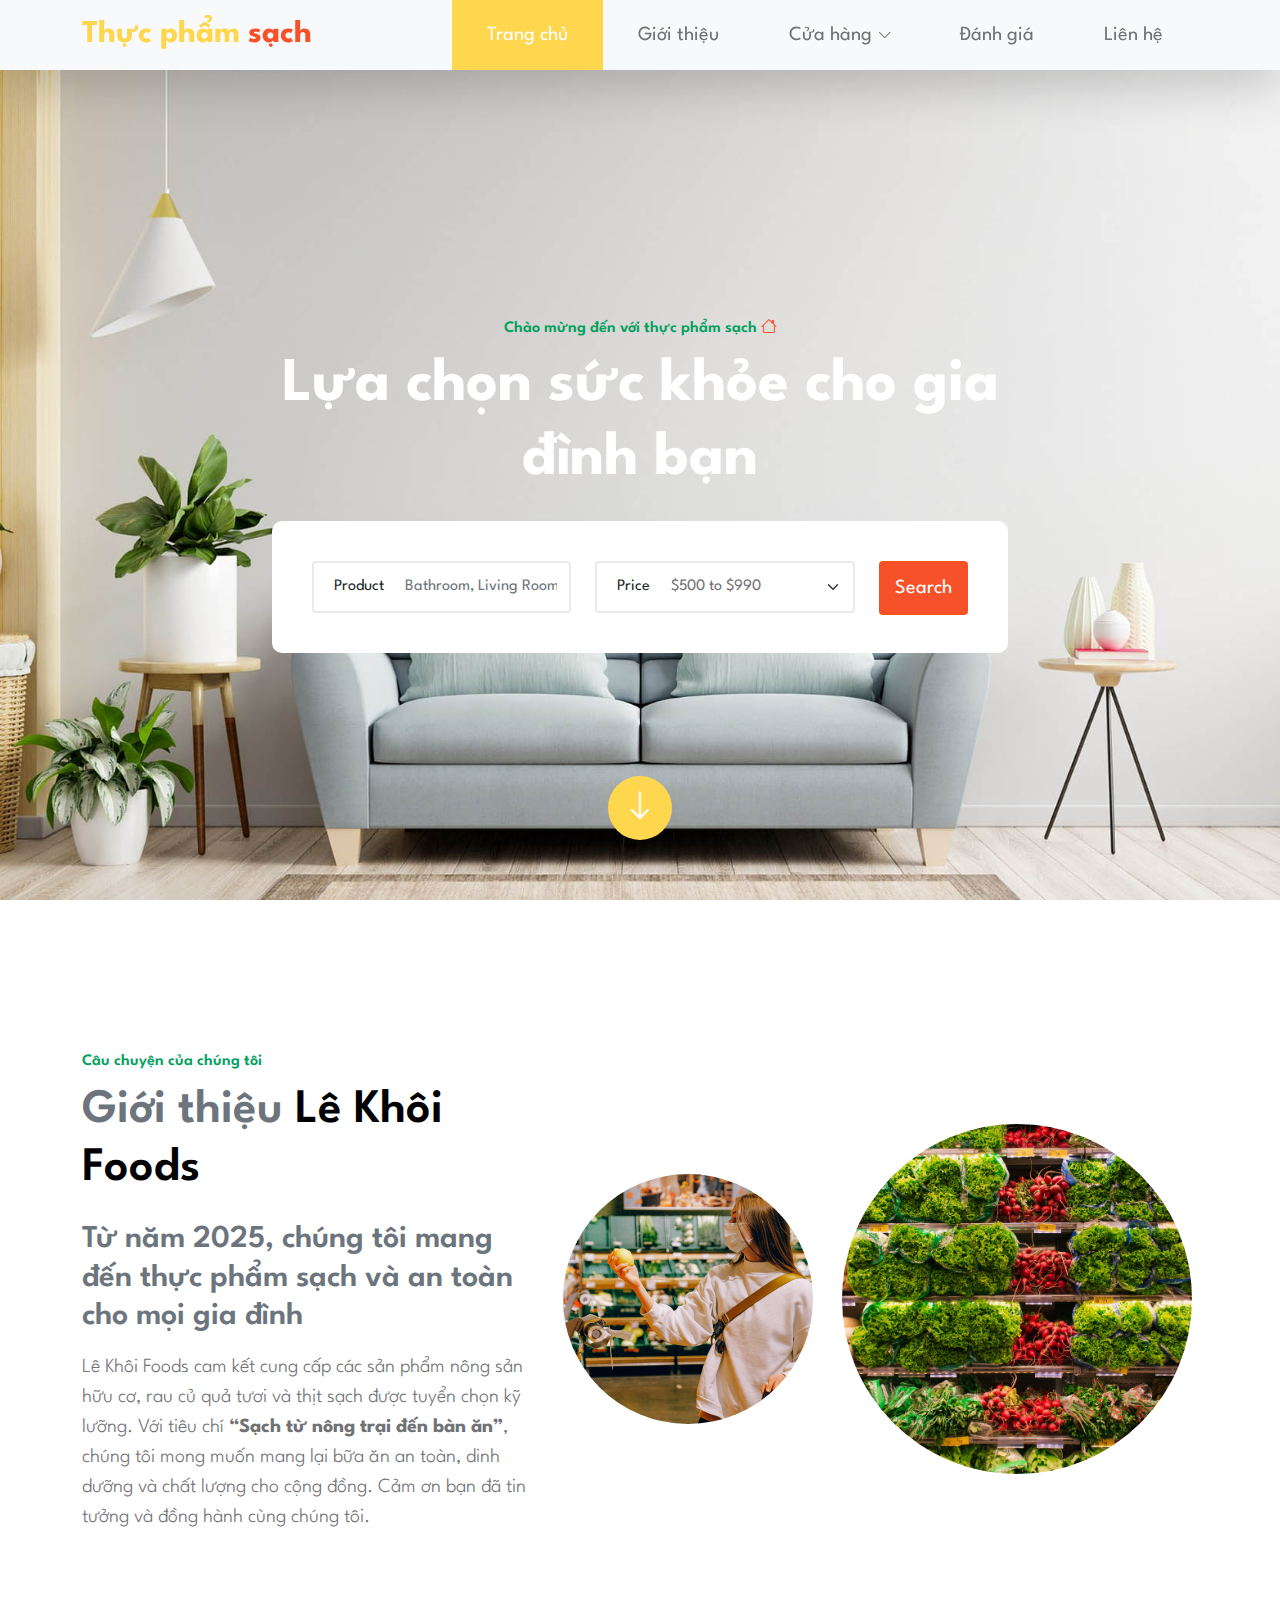
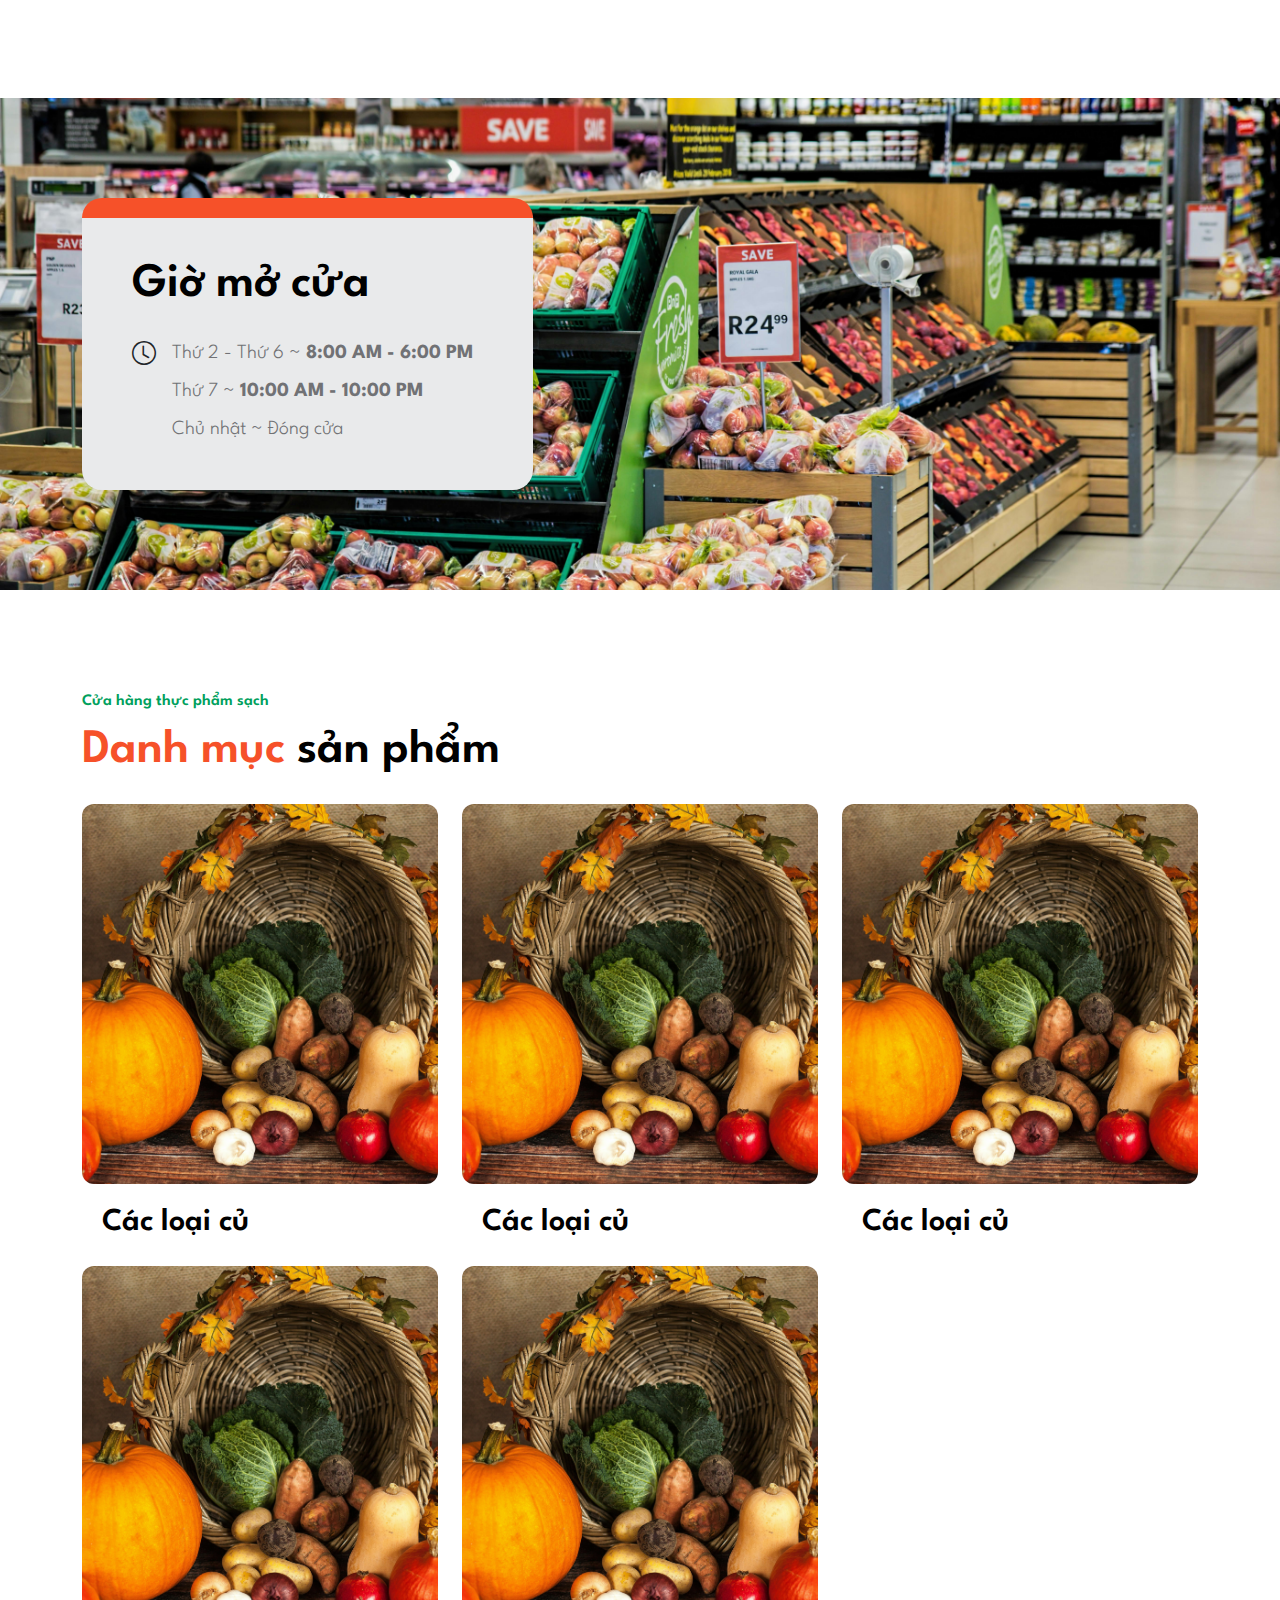
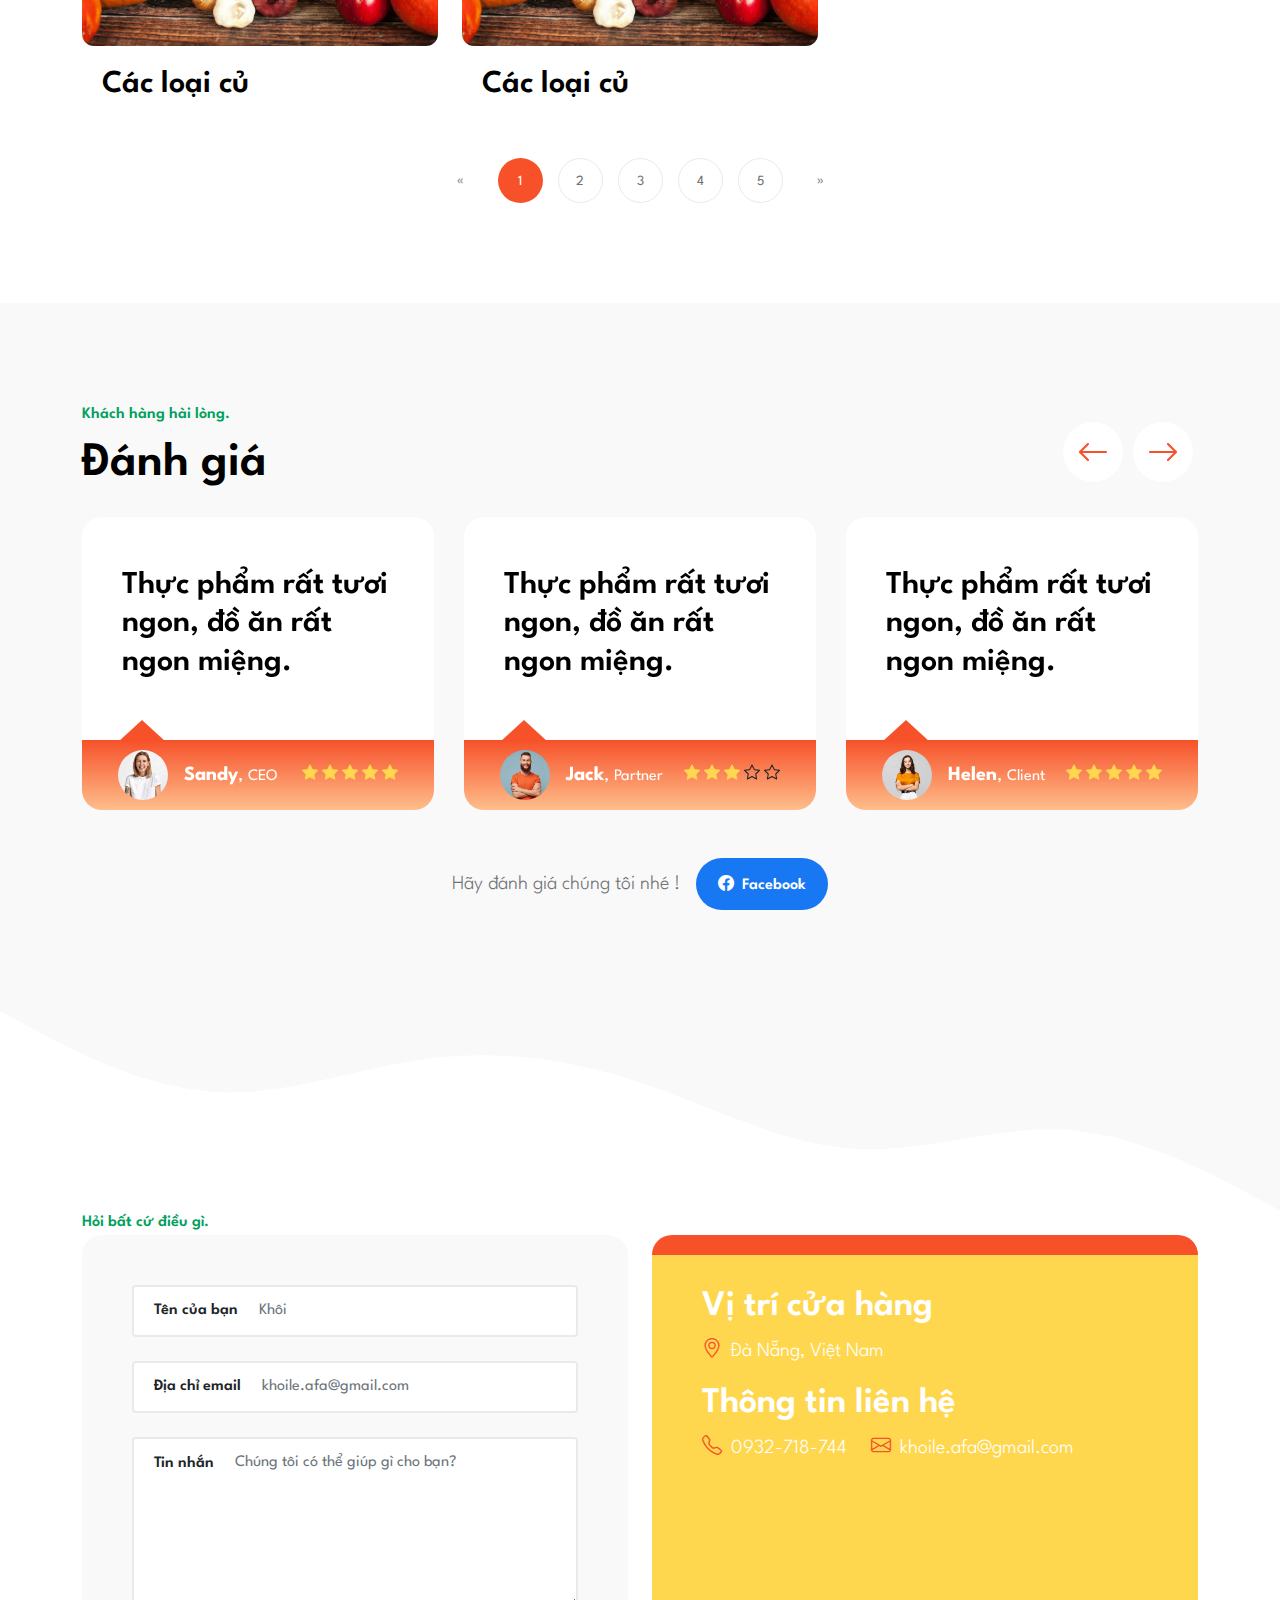
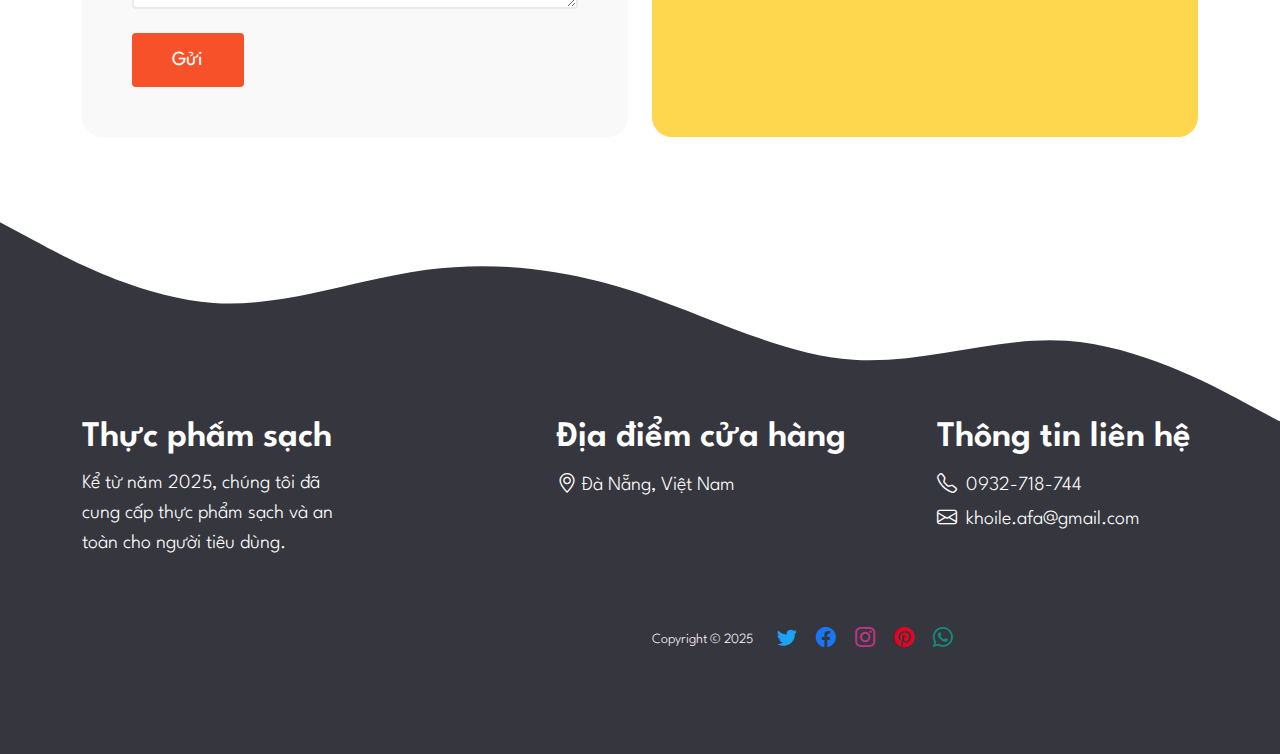
<file: index.html>
<!doctype html>
<html lang="en">

<head>
    <meta charset="utf-8">
    <meta name="viewport" content="width=device-width, initial-scale=1">

    <meta name="description" content="">
    <meta name="author" content="Tooplate">

    <title>Thực phẩm sạch</title>

    <!-- CSS FILES -->
    <link rel="preconnect" href="https://fonts.googleapis.com">

    <link rel="preconnect" href="https://fonts.gstatic.com" crossorigin>

    <link href="https://fonts.googleapis.com/css2?family=League+Spartan:wght@100;300;400;600;700&display=swap"
        rel="stylesheet">

    <link href="css/bootstrap.min.css" rel="stylesheet">

    <link href="css/bootstrap-icons.css" rel="stylesheet">

    <link href="css/owl.carousel.min.css" rel="stylesheet">

    <link href="css/tooplate-moso-interior.css" rel="stylesheet">

</head>

<body>

    <nav class="navbar navbar-expand-lg bg-light fixed-top shadow-lg">
        <div class="container">
            <a class="navbar-brand" href="index.html">Thực phẩm <span class="tooplate-red">sạch</span></a>

            <button class="navbar-toggler" type="button" data-bs-toggle="collapse" data-bs-target="#navbarNav"
                aria-controls="navbarNav" aria-expanded="false" aria-label="Toggle navigation">
                <span class="navbar-toggler-icon"></span>
            </button>

            <div class="collapse navbar-collapse" id="navbarNav">
                <ul class="navbar-nav ms-auto">
                    <li class="nav-item">
                        <a class="nav-link click-scroll" href="#section_1">Trang chủ</a>
                    </li>

                    <li class="nav-item">
                        <a class="nav-link click-scroll" href="#section_2">Giới thiệu</a>
                    </li>

                    <li class="nav-item dropdown">
                        <a class="nav-link dropdown-toggle click-scroll" href="#section_3"
                            id="navbarLightDropdownMenuLink" role="button" data-bs-toggle="dropdown"
                            aria-expanded="false">Cửa hàng</a>

                        <ul class="dropdown-menu dropdown-menu-light" aria-labelledby="navbarLightDropdownMenuLink">
                            <li><a class="dropdown-item" href="shop-listing.html">Danh sách cửa hàng</a></li>

                            <li><a class="dropdown-item" href="shop-detail.html">Chi tiết cửa hàng</a></li>
                        </ul>
                    </li>

                    <li class="nav-item">
                        <a class="nav-link click-scroll" href="#section_4">Đánh giá</a>
                    </li>

                    <li class="nav-item">
                        <a class="nav-link click-scroll" href="#section_5">Liên hệ</a>
                    </li>
                </ul>
            </div>
        </div>
    </nav>

    <main>

        <section class="hero-section hero-slide d-flex justify-content-center align-items-center" id="section_1">
            <div class="container">
                <div class="row">

                    <div class="col-lg-8 col-12 text-center mx-auto">
                        <div class="hero-section-text">
                            <small class="section-small-title">Chào mừng đến với thực phẩm sạch <i
                                    class="hero-icon bi-house"></i></small>

                            <h1 class="hero-title text-white mt-2 mb-4">Lựa chọn sức khỏe cho gia đình bạn </h1>

                            <form class="custom-form hero-form" action="#" method="get" role="form">
                                <div class="row">
                                    <div class="col-lg-5 col-md-6 col-12">
                                        <div class="input-group align-items-center">
                                            <label for="product-name">Product</label>

                                            <input type="text" name="product-name" id="product-name"
                                                class="form-control" placeholder="Bathroom, Living Room..." required>
                                        </div>
                                    </div>

                                    <div class="col-lg-5 col-md-6 col-12">
                                        <div class="input-group align-items-center">
                                            <label for="last-name">Price</label>

                                            <select name="price-range" class="form-select form-control" id="price-range"
                                                aria-label="Default select example">
                                                <option value="500" selected>$500 to $990</option>
                                                <option value="1000">$1,000 - 2,900</option>
                                                <option value="3000">$3,000 - 5,000</option>
                                                <option value="5000">$5,000 - 10,000</option>
                                                <option value="11000">$11,000 - 25,000</option>
                                            </select>
                                        </div>
                                    </div>

                                    <div class="col-lg-2 col-md-6 col-12">
                                        <button type="submit" class="form-control">Search</button>
                                    </div>
                                </div>
                            </form>

                            <div class="hero-btn d-flex justify-content-center align-items-center">
                                <a class="bi-arrow-down hero-btn-link smoothscroll" href="#section_2"></a>
                            </div>
                        </div>
                    </div>

                </div>
            </div>
        </section>

        <section class="about-section section-padding" id="section_2">
            <div class="container">
                <div class="row align-items-center">

                    <div class="col-lg-5 col-12">
                        <small class="section-small-title">Câu chuyện của chúng tôi</small>

                        <h2 class="mt-2 mb-4"><span class="text-muted">Giới thiệu</span> Lê Khôi Foods</h2>

                        <h4 class="text-muted mb-3">Từ năm 2025, chúng tôi mang đến thực phẩm sạch và an toàn cho mọi gia đình</h4>

    <p>Lê Khôi Foods cam kết cung cấp các sản phẩm nông sản hữu cơ, rau củ quả tươi và thịt sạch được tuyển chọn kỹ lưỡng. 
       Với tiêu chí <b>“Sạch từ nông trại đến bàn ăn”</b>, chúng tôi mong muốn mang lại bữa ăn an toàn, dinh dưỡng 
       và chất lượng cho cộng đồng. Cảm ơn bạn đã tin tưởng và đồng hành cùng chúng tôi.</p>
                    </div>

                    <div class="col-lg-3 col-md-5 col-5 mx-lg-auto">
                        <img src="images/buy.jpg"
                            class="about-image about-image-small img-fluid" alt="">
                    </div>

                    <div class="col-lg-4 col-md-7 col-7">
                        <img src="images/supermarket.jpg"
                            class="about-image img-fluid" alt="">
                    </div>

                </div>
            </div>
        </section>


        <section class="featured-section section-padding">
            <div class="container">
                <div class="row">

                    <div class="col-lg-5 col-12">
                        <div class="custom-block featured-custom-block">
                            <h2 class="mt-2 mb-4">Giờ mở cửa</h2>

                            <div class="d-flex">
                                <i class="featured-icon bi-clock me-3"></i>

                                <div>
                                    <p class="mb-2">
                                        Thứ 2 - Thứ 6 ~
                                        <strong class="d-inline">
                                            8:00 AM - 6:00 PM
                                        </strong>
                                    </p>

                                    <p class="mb-2">
                                        Thứ 7 ~
                                        <strong class="d-inline">
                                            10:00 AM - 10:00 PM
                                        </strong>
                                    </p>

                                    <p>Chủ nhật ~ Đóng cửa</p>
                                </div>
                            </div>
                        </div>
                    </div>

                </div>
            </div>
        </section>


        <section class="shop-section section-padding" id="section_3">
            <div class="container">
                <div class="row">

                    <div class="col-lg-12 col-12">
                        <small class="section-small-title">Cửa hàng thực phẩm sạch</small>

                        <h2 class="mt-2 mb-4"><span class="tooplate-red">Danh mục</span> sản phẩm</h2>
                    </div>

                    <div class="col-lg-4 col-12">
                        <div class="shop-thumb">
                            <div class="shop-image-wrap">
                                <a href="shop-detail.html">
                                    <img src="images/shop/cu.jpg"
                                        class="shop-image img-fluid" alt="">
                                </a>

                                <div class="shop-btn-wrap">
                                    <a href="shop-detail.html"
                                        class="shop-btn custom-btn btn d-flex align-items-center align-items-center">Tìm hiểu chi tiết</a>
                                </div>
                            </div>

                            <div class="shop-body">
                                <h4>Các loại củ</h4>
                            </div>
                        </div>
                    </div>

                    <div class="col-lg-4 col-12">
                        <div class="shop-thumb">
                            <div class="shop-image-wrap">
                                <a href="shop-detail.html">
                                    <img src="images/shop/cu.jpg"
                                        class="shop-image img-fluid" alt="">
                                </a>

                                <div class="shop-btn-wrap">
                                    <a href="shop-detail.html"
                                        class="shop-btn custom-btn btn d-flex align-items-center align-items-center">Tìm hiểu chi tiết</a>
                                </div>
                            </div>

                            <div class="shop-body">
                                <h4>Các loại củ</h4>
                            </div>
                        </div>
                    </div>

                    <div class="col-lg-4 col-12">
                        <div class="shop-thumb">
                            <div class="shop-image-wrap">
                                <a href="shop-detail.html">
                                    <img src="images/shop/cu.jpg"
                                        class="shop-image img-fluid" alt="">
                                </a>

                                <div class="shop-btn-wrap">
                                    <a href="shop-detail.html"
                                        class="shop-btn custom-btn btn d-flex align-items-center align-items-center">Tìm hiểu chi tiết</a>
                                </div>
                            </div>

                            <div class="shop-body">
                                <h4>Các loại củ</h4>
                            </div>
                        </div>
                    </div>

                    <div class="col-lg-4 col-12">
                        <div class="shop-thumb">
                            <div class="shop-image-wrap">
                                <a href="shop-detail.html">
                                    <img src="images/shop/cu.jpg"
                                        class="shop-image img-fluid" alt="">
                                </a>

                                <div class="shop-btn-wrap">
                                    <a href="shop-detail.html"
                                        class="shop-btn custom-btn btn d-flex align-items-center align-items-center">Tìm hiểu chi tiết</a>
                                </div>
                            </div>

                            <div class="shop-body">
                                <h4>Các loại củ</h4>
                            </div>
                        </div>
                    </div>

                    <div class="col-lg-4 col-12">
                        <div class="shop-thumb">
                            <div class="shop-image-wrap">
                                <a href="shop-detail.html">
                                    <img src="images/shop/cu.jpg"
                                        class="shop-image img-fluid" alt="">
                                </a>

                                <div class="shop-btn-wrap">
                                    <a href="shop-detail.html"
                                        class="shop-btn custom-btn btn d-flex align-items-center align-items-center">Tìm hiểu chi tiết</a>
                                </div>
                            </div>

                            <div class="shop-body">
                                <h4>Các loại củ</h4>
                            </div>
                        </div>
                    </div>

                    <div class="col-lg-12 col-12">
                        <nav aria-label="Page navigation example">
                            <ul class="pagination justify-content-center">
                                <li class="page-item">
                                    <a class="page-link" href="#" aria-label="Previous">
                                        <span aria-hidden="true">&laquo;</span>
                                    </a>
                                </li>

                                <li class="page-item active" aria-current="page">
                                    <a class="page-link" href="#">1</a>
                                </li>

                                <li class="page-item">
                                    <a class="page-link" href="#">2</a>
                                </li>

                                <li class="page-item">
                                    <a class="page-link" href="#">3</a>
                                </li>

                                <li class="page-item">
                                    <a class="page-link" href="#">4</a>
                                </li>

                                <li class="page-item">
                                    <a class="page-link" href="#">5</a>
                                </li>

                                <li class="page-item">
                                    <a class="page-link" href="#" aria-label="Next">
                                        <span aria-hidden="true">&raquo;</span>
                                    </a>
                                </li>
                            </ul>
                        </nav>
                    </div>

                </div>
            </div>
        </section>


        <section class="reviews-section section-padding pb-0" id="section_4">
            <div class="container">
                <div class="row">

                    <div class="col-lg-12 col-12">
                        <small class="section-small-title">Khách hàng hài lòng.</small>

                        <h2 class="mt-2 mb-4">Đánh giá</h2>

                        <div class="owl-carousel reviews-carousel">
                            <div class="reviews-thumb">
                                <div class="reviews-body">
                                    <h4>Thực phẩm rất tươi ngon, đồ ăn rất ngon miệng.</h4>
                                </div>

                                <div class="reviews-bottom reviews-bottom-up d-flex align-items-center">
                                    <img src="images/avatar/pretty-blonde-woman-wearing-white-t-shirt.jpg"
                                        class="avatar-image img-fluid" alt="">

                                    <div class="d-flex align-items-center justify-content-between flex-wrap w-100 ms-3">
                                        <p class="text-white mb-0">
                                            <strong>Sandy</strong>, <small>CEO</small>
                                        </p>

                                        <div class="reviews-icons">
                                            <i class="bi-star-fill"></i>
                                            <i class="bi-star-fill"></i>
                                            <i class="bi-star-fill"></i>
                                            <i class="bi-star-fill"></i>
                                            <i class="bi-star-fill"></i>
                                        </div>
                                    </div>
                                </div>
                            </div>

                            <div class="reviews-thumb">
                                <div class="reviews-body">
                                    <h4>Thực phẩm rất tươi ngon, đồ ăn rất ngon miệng.</h4>
                                </div>

                                <div class="reviews-bottom reviews-bottom-up d-flex align-items-center">
                                    <img src="images/avatar/studio-portrait-emotional-happy-funny-smiling-boyfriend-man-with-heavy-beard-stands-with-arms-crossed-dressed-red-t-shirt-isolated-blue.jpg"
                                        class="avatar-image img-fluid" alt="">

                                    <div class="d-flex align-items-center justify-content-between flex-wrap w-100 ms-3">
                                        <p class="text-white mb-0">
                                            <strong>Jack</strong>, <small>Partner</small>
                                        </p>

                                        <div class="reviews-icons">
                                            <i class="bi-star-fill"></i>
                                            <i class="bi-star-fill"></i>
                                            <i class="bi-star-fill"></i>
                                            <i class="bi-star"></i>
                                            <i class="bi-star"></i>
                                        </div>
                                    </div>
                                </div>
                            </div>

                            <div class="reviews-thumb">
                                <div class="reviews-body">
                                    <h4>Thực phẩm rất tươi ngon, đồ ăn rất ngon miệng.</h4>
                                </div>

                                <div class="reviews-bottom reviews-bottom-up d-flex align-items-center">
                                    <img src="images/avatar/portrait-beautiful-young-woman-standing-grey-wall.jpg"
                                        class="avatar-image img-fluid" alt="">

                                    <div class="d-flex align-items-center justify-content-between flex-wrap w-100 ms-3">
                                        <p class="text-white mb-0">
                                            <strong>Helen</strong>, <small>Client</small>
                                        </p>

                                        <div class="reviews-icons">
                                            <i class="bi-star-fill"></i>
                                            <i class="bi-star-fill"></i>
                                            <i class="bi-star-fill"></i>
                                            <i class="bi-star-fill"></i>
                                            <i class="bi-star-fill"></i>
                                        </div>
                                    </div>
                                </div>
                            </div>

                            <div class="reviews-thumb">
                                <div class="reviews-body">
                                    <h4>Thực phẩm rất tươi ngon, đồ ăn rất ngon miệng.</h4>
                                </div>

                                <div class="reviews-bottom reviews-bottom-up d-flex align-items-center">
                                    <img src="images/avatar/portrait-young-redhead-bearded-male-wears-white-t-shirt-keeps-his-eyes-closed-smiling-feels-happy-yellow.jpg"
                                        class="avatar-image img-fluid" alt="">

                                    <div class="d-flex align-items-center justify-content-between flex-wrap w-100 ms-3">
                                        <p class="text-white mb-0">
                                            <strong>Bill</strong>, <small>Designer</small>
                                        </p>

                                        <div class="reviews-icons">
                                            <i class="bi-star-fill"></i>
                                            <i class="bi-star-fill"></i>
                                            <i class="bi-star-fill"></i>
                                            <i class="bi-star"></i>
                                            <i class="bi-star"></i>
                                        </div>
                                    </div>
                                </div>
                            </div>

                            <div class="reviews-thumb">
                                <div class="reviews-body">
                                    <h4>Thực phẩm rất tươi ngon, đồ ăn rất ngon miệng.</h4>
                                </div>

                                <div class="reviews-bottom reviews-bottom-up d-flex align-items-center">
                                    <img src="images/avatar/portrait-young-beautiful-woman-gesticulating.jpg"
                                        class="avatar-image img-fluid" alt="">

                                    <div class="d-flex align-items-center justify-content-between flex-wrap w-100 ms-3">
                                        <p class="text-white mb-0">
                                            <strong>Huy</strong>
                                        </p>

                                        <div class="reviews-icons">
                                            <i class="bi-star-fill"></i>
                                            <i class="bi-star-fill"></i>
                                            <i class="bi-star-fill"></i>
                                            <i class="bi-star-fill"></i>
                                            <i class="bi-star-fill"></i>
                                        </div>
                                    </div>
                                </div>
                            </div>
                        </div>

                        <div class="col-lg-12 col-12">
                            <p class="d-flex justify-content-center align-items-center mt-lg-5">Hãy đánh giá chúng tôi nhé !<a
                                    href="#" class="custom-btn btn ms-3"><i class="bi-facebook me-2"></i>Facebook</a>
                            </p>
                        </div>
                    </div>

                </div>
            </div>
        </section>


        <section class="contact-section" id="section_5">
            <svg xmlns="http://www.w3.org/2000/svg" viewBox="0 0 1440 320">
                <path fill="#f9f9f9" fill-opacity="1"
                    d="M0,96L40,117.3C80,139,160,181,240,186.7C320,192,400,160,480,149.3C560,139,640,149,720,176C800,203,880,245,960,250.7C1040,256,1120,224,1200,229.3C1280,235,1360,277,1400,298.7L1440,320L1440,0L1400,0C1360,0,1280,0,1200,0C1120,0,1040,0,960,0C880,0,800,0,720,0C640,0,560,0,480,0C400,0,320,0,240,0C160,0,80,0,40,0L0,0Z">
                </path>
            </svg>
            <div class="container">
                <div class="row">

                    <div class="col-lg-12 col-12">
                        <small class="section-small-title">Hỏi bất cứ điều gì.</small>
                    </div>

                    <div class="col-lg-6 col-12">
                        <form class="custom-form contact-form" action="#" method="post" role="form">
                            <div class="row">
                                <div class="col-lg-12 col-md-6 col-12">
                                    <div class="input-group align-items-center">
                                        <label for="first-name">Tên của bạn</label>

                                        <input type="text" name="first-name" id="first-name" class="form-control"
                                            placeholder="Khôi" required>
                                    </div>
                                </div>
                                
                            </div>

                            <div class="input-group align-items-center">
                                <label for="email">Địa chỉ email</label>

                                <input type="email" name="email" id="email" pattern="[^ @]*@[^ @]*" class="form-control"
                                    placeholder="khoile.afa@gmail.com" required>
                            </div>

                            <div class="input-group textarea-group">
                                <label for="message">Tin nhắn</label>

                                <textarea name="message" rows="6" class="form-control" id="message"
                                    placeholder="Chúng tôi có thể giúp gì cho bạn?"></textarea>
                            </div>

                            <div class="col-lg-3 col-md-4 col-6">
                                <button type="submit" class="form-control">Gửi</button>
                            </div>
                        </form>
                    </div>

                    <div class="col-lg-6 col-12 mt-5 mt-lg-0">
                        <div class="custom-block">

                            <h3 class="text-white mb-2">Vị trí cửa hàng</h3>

                            <p class="text-white mb-2">
                                <i class="contact-icon bi-geo-alt me-1"></i>

                                Đà Nẵng, Việt Nam
                            </p>

                            <h3 class="text-white mt-3 mb-2">Thông tin liên hệ</h3>

                            <div class="d-flex flex-wrap">
                                <p class="text-white mb-2 me-4">
                                    <i class="contact-icon bi-telephone me-1"></i>

                                    <a href="tel: 0932-718-744" class="text-white">
                                        0932-718-744
                                    </a>
                                </p>

                                <p class="text-white">
                                    <i class="contact-icon bi-envelope me-1"></i>

                                    <a href="mailto:khoile.afa@gmail.com" class="text-white">
                                        khoile.afa@gmail.com
                                    </a>
                                </p>
                            </div>

                            <iframe class="google-map mt-2"
                                src="https://www.google.com/maps/embed?pb=!1m18!1m12!1m3!1d113576.88018434613!2d108.19180505742199!3d16.07489311717296!2m3!1f0!2f0!3f0!3m2!1i1024!2i768!4f13.1!3m3!1m2!1s0x314218d6cfc320df%3A0xd7fecaacc8457316!2zODIgTmd1eeG7hW4gTMawxqFuZyBC4bqxbmcsIEhvw6AgS2jDoW5oIELhuq9jLCBMacOqbiBDaGnhu4N1LCDEkMOgIE7hurVuZyA1NTAwMDAsIFZp4buHdCBOYW0!5e1!3m2!1svi!2s!4v1757240431244!5m2!1svi!2s"
                                width="100%" 
                                height="220" 
                                style="border:0;" 
                                allowfullscreen="" 
                                loading="lazy">
                            </iframe>
                        </div>
                    </div>

                </div>
            </div>
        </section>

        <svg xmlns="http://www.w3.org/2000/svg" viewBox="0 0 1440 320">
            <path fill="#36363e" fill-opacity="1"
                d="M0,96L40,117.3C80,139,160,181,240,186.7C320,192,400,160,480,149.3C560,139,640,149,720,176C800,203,880,245,960,250.7C1040,256,1120,224,1200,229.3C1280,235,1360,277,1400,298.7L1440,320L1440,320L1400,320C1360,320,1280,320,1200,320C1120,320,1040,320,960,320C880,320,800,320,720,320C640,320,560,320,480,320C400,320,320,320,240,320C160,320,80,320,40,320L0,320Z">
            </path>
        </svg>
    </main>

    <footer class="site-footer section-padding">
        <div class="container">
            <div class="row">

                <div class="col-lg-3 col-md-5 col-12 mb-3">
                    <h3><a href="index.html" class="custom-link mb-1">Thực phẩm sạch</a></h3>

                    <p class="text-white">Kể từ năm 2025, chúng tôi đã cung cấp thực phẩm sạch và an toàn cho người tiêu dùng.</p>

                </div>

                <div class="col-lg-4 col-md-3 col-12 ms-lg-auto mb-3">
                    <h3 class="text-white mb-3">Địa điểm cửa hàng</h3>

                    <p class="text-white mt-2">
                        <i class="bi-geo-alt"></i>
                        Đà Nẵng, Việt Nam
                    </p>
                </div>

                <div class="col-lg-3 col-md-4 col-12 mb-3">
                    <h3 class="text-white mb-3">Thông tin liên hệ</h3>

                    <p class="text-white mb-1">
                        <i class="bi-telephone me-1"></i>

                        <a href="tel: 0932-718-744" class="text-white">
                            0932-718-744
                        </a>
                    </p>

                    <p class="text-white mb-0">
                        <i class="bi-envelope me-1"></i>

                        <a href="mailto:khoile.afa@gmail.com" class="text-white">
                            khoile.afa@gmail.com
                        </a>
                    </p>
                </div>

                <div
                    class="col-lg-6 col-md-7 copyright-text-wrap col-12 d-flex flex-wrap align-items-center mt-4 ms-auto">
                    <p class="copyright-text mb-0 me-4">Copyright © 2025</p>

                    <ul class="social-icon">
                        <li class="social-icon-item">
                            <a href="#" class="social-icon-link social-icon-twitter bi-twitter"></a>
                        </li>

                        <li class="social-icon-item">
                            <a href="#" class="social-icon-link social-icon-facebook bi-facebook"></a>
                        </li>

                        <li class="social-icon-item">
                            <a href="#" class="social-icon-link social-icon-instagram bi-instagram"></a>
                        </li>

                        <li class="social-icon-item">
                            <a href="#" class="social-icon-link social-icon-pinterest bi-pinterest"></a>
                        </li>

                        <li class="social-icon-item">
                            <a href="#" class="social-icon-link social-icon-whatsapp bi-whatsapp"></a>
                        </li>
                    </ul>
                </div>

            </div>
        </div>
    </footer>

    <!-- JAVASCRIPT FILES -->
    <script src="js/jquery.min.js"></script>
    <script src="js/bootstrap.min.js"></script>
    <script src="js/click-scroll.js"></script>
    <script src="js/jquery.backstretch.min.js"></script>
    <script src="js/owl.carousel.min.js"></script>
    <script src="js/custom.js"></script>

</body>

</html>
</file>
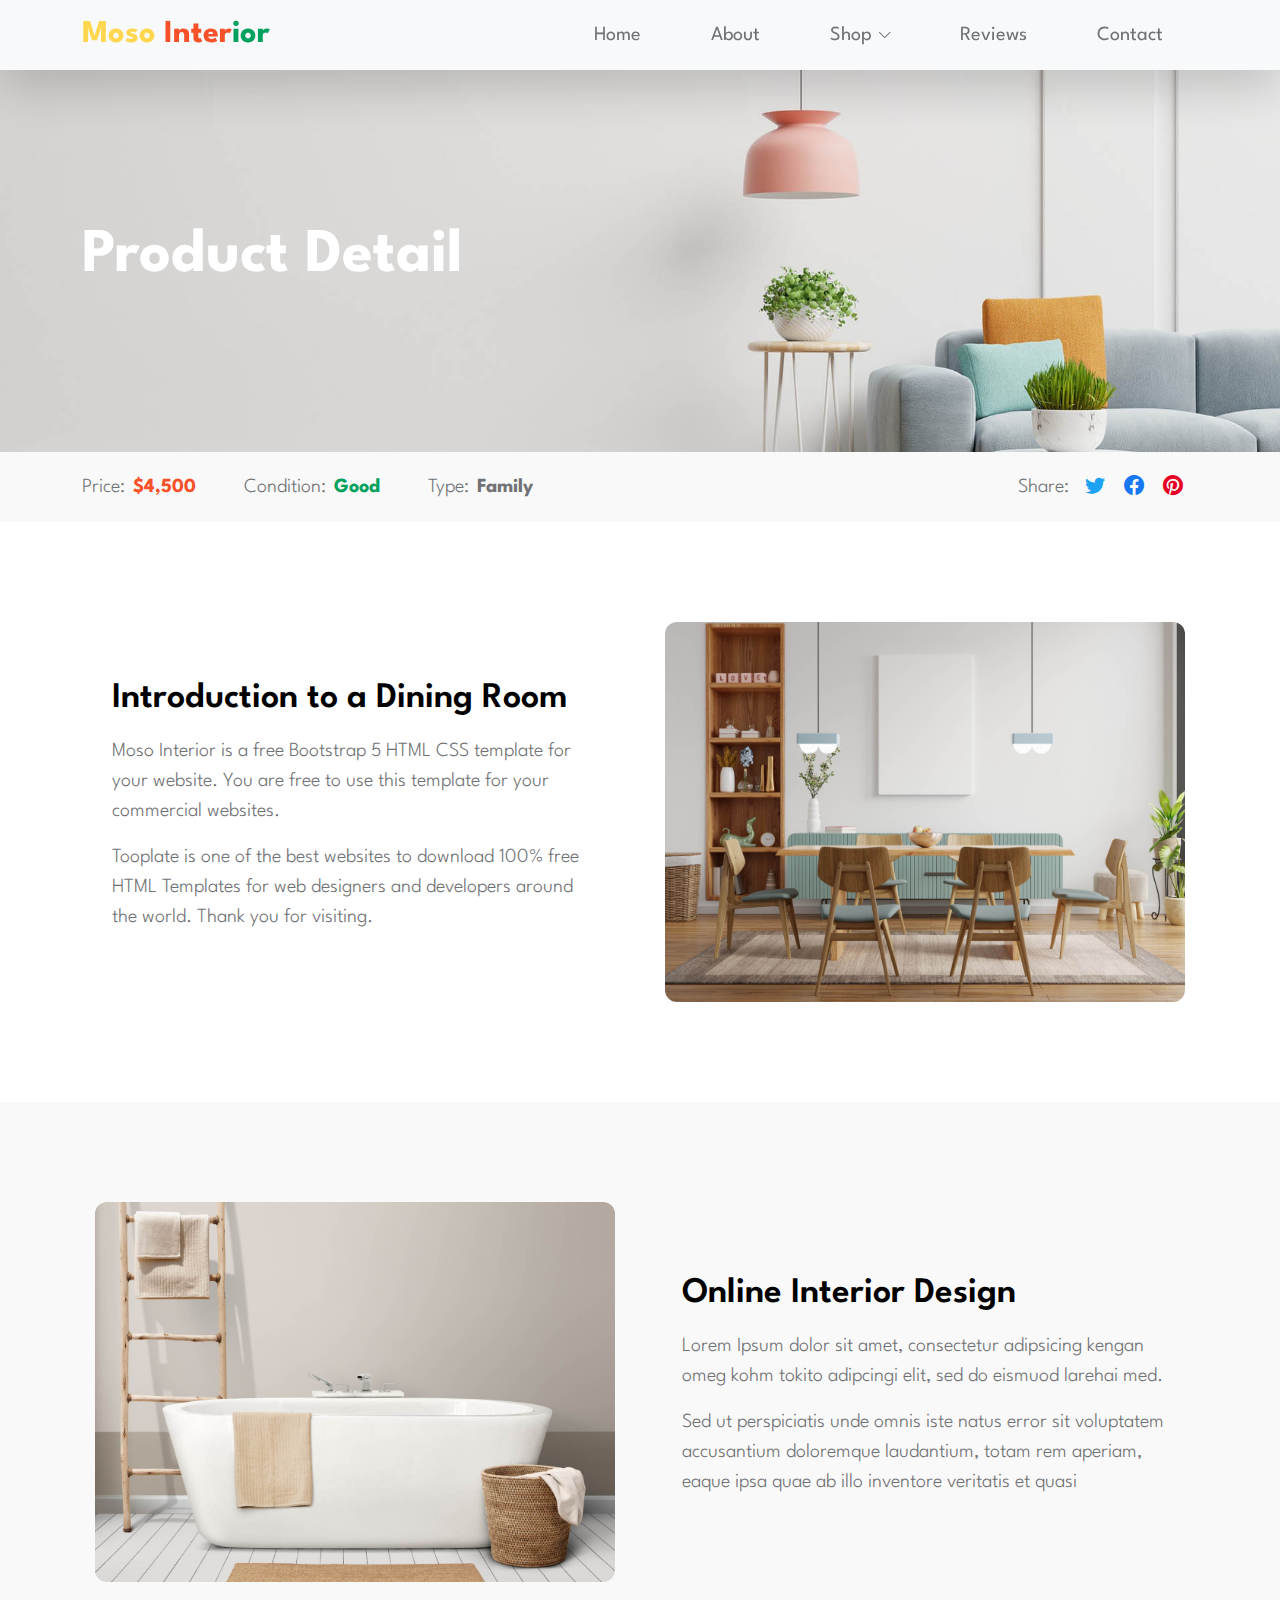
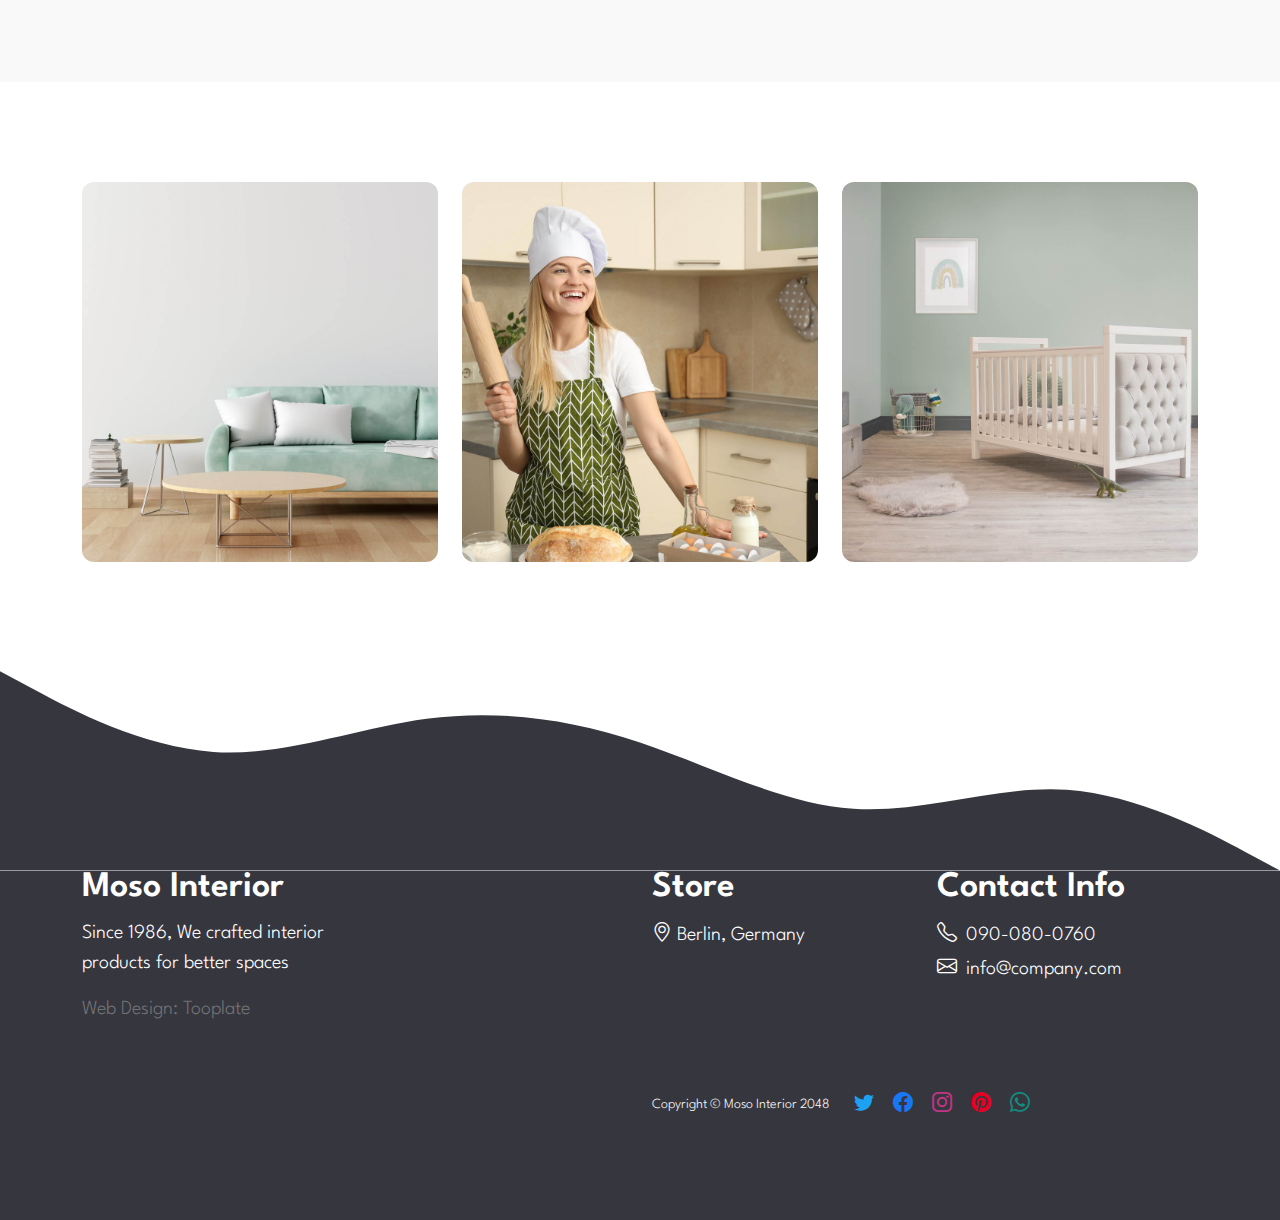
<file: shop-detail.html>
<!doctype html>
<html lang="en">
    <head>
        <meta charset="utf-8">
        <meta name="viewport" content="width=device-width, initial-scale=1">

        <meta name="description" content="">
        <meta name="author" content="Tooplate">

        <title>Moso Interior - Product Detail Page</title>

        <!-- CSS FILES -->
        <link rel="preconnect" href="https://fonts.googleapis.com">
        
        <link rel="preconnect" href="https://fonts.gstatic.com" crossorigin>

        <link href="https://fonts.googleapis.com/css2?family=League+Spartan:wght@100;300;400;600;700&display=swap" rel="stylesheet">

        <link href="css/bootstrap.min.css" rel="stylesheet">

        <link href="css/bootstrap-icons.css" rel="stylesheet">

        <link href="css/owl.carousel.min.css" rel="stylesheet">

        <link href="css/tooplate-moso-interior.css" rel="stylesheet">
<!--

Tooplate 2133 Moso Interior

https://www.tooplate.com/view/2133-moso-interior

Bootstrap 5 HTML CSS Template

-->
    </head>
    
    <body class="shop-detail-page">

        <nav class="navbar navbar-expand-lg bg-light fixed-top shadow-lg">
            <div class="container">
                <a class="navbar-brand" href="index.html">Moso <span class="tooplate-red">Inter</span><span class="tooplate-green">ior</span></a>

                <button class="navbar-toggler" type="button" data-bs-toggle="collapse" data-bs-target="#navbarNav" aria-controls="navbarNav" aria-expanded="false" aria-label="Toggle navigation">
                    <span class="navbar-toggler-icon"></span>
                </button>

                <div class="collapse navbar-collapse" id="navbarNav">
                    <ul class="navbar-nav ms-auto">
                        <li class="nav-item">
                            <a class="nav-link click-scroll" href="index.html#section_1">Home</a>
                        </li>

                        <li class="nav-item">
                            <a class="nav-link click-scroll" href="index.html#section_2">About</a>
                        </li>

                        <li class="nav-item dropdown">
                            <a class="nav-link dropdown-toggle click-scroll" href="index.html#section_3" id="navbarLightDropdownMenuLink" role="button" data-bs-toggle="dropdown" aria-expanded="false">Shop</a>

                            <ul class="dropdown-menu dropdown-menu-light" aria-labelledby="navbarLightDropdownMenuLink">
                                <li><a class="dropdown-item" href="shop-listing.html">Shop Listing</a></li>

                                <li><a class="dropdown-item active" href="shop-detail.html">Shop Detail</a></li>
                            </ul>
                        </li>

                        <li class="nav-item">
                            <a class="nav-link click-scroll" href="index.html#section_4">Reviews</a>
                        </li>

                        <li class="nav-item">
                            <a class="nav-link click-scroll" href="index.html#section_5">Contact</a>
                        </li>
                    </ul>
                </div>
            </div>
        </nav>

        <main>

            <header class="site-header d-flex justify-content-center align-items-center">
                <div class="container">
                    <div class="row">

                        <div class="col-lg-12 col-12">
                            <h1 class="text-white">Product Detail</h1>
                        </div>

                    </div>
                </div>
            </header>

            <section class="shop-detail-bar section-bg">
                <div class="container">
                    <div class="row">

                        <div class="col-lg-7 col-md-8 col-12 d-flex">
                            <p class="shop-detail-bar-wrap d-flex flex-wrap mb-0">
                                <span class="me-2">Price:</span>

                                <strong class="shop-pricing-text">$4,500</strong>
                            </p>

                            <p class="shop-detail-bar-wrap d-flex flex-wrap ms-lg-5 ms-4 mb-0">
                                <span class="me-2">Condition:</span>

                                <strong class="shop-condition-text">Good</strong>
                            </p>

                            <p class="shop-detail-bar-wrap d-flex flex-wrap ms-lg-5 ms-4 mb-0">
                                <span class="me-2">Type:</span>

                                <strong>Family</strong>
                            </p>
                        </div>

                        <div class="col-lg-5 col-md-4 col-12 social-share d-flex align-items-center ms-lg-auto mt-3 mt-lg-0 mt-md-0">
                            <p class="mb-0 me-3 ms-lg-auto ms-md-auto">Share:</p>

                            <ul class="social-icon">
                                <li class="social-icon-item">
                                    <a href="#" class="social-icon-link social-icon-twitter bi-twitter"></a>
                                </li>

                                <li class="social-icon-item">
                                    <a href="#" class="social-icon-link social-icon-facebook bi-facebook"></a>
                                </li>

                                <li class="social-icon-item">
                                    <a href="#" class="social-icon-link social-icon-pinterest bi-pinterest"></a>
                                </li>
                            </ul>
                        </div>
                    </div>
                </div>
            </section>

            <section class="shop-detail-section section-padding">
                <div class="container">
                    <div class="row">

                        <div class="col-lg-6 col-12 m-auto">
                            <div class="custom-block shop-detail-custom-block">
                                <h3 class="mb-3">Introduction to a Dining Room</h3>

                                <p>Moso Interior is a free Bootstrap 5 HTML CSS template for your website. You are free to use this template for your commercial websites.</p>

                                <p>Tooplate is one of the best websites to download 100% free HTML Templates for web designers and developers around the world. Thank you for visiting.</p>
                            </div>
                        </div>

                        <div class="col-lg-6 col-12">
                            <div class="shop-image-wrap">
                                <img src="images/shop/mock-up-poster-modern-dining-room-interior-design-with-white-empty-wall.jpg" class="shop-image img-fluid" alt="">
                            </div>
                        </div>

                    </div>
                </div>
            </section>

            <section class="shop-detail-section section-padding section-bg">
                <div class="container">
                    <div class="row">

                        <div class="col-lg-6 col-12">
                            <div class="shop-image-wrap">
                                <img src="images/shop/minimal-bathroom-interior-design-with-wooden-furniture.jpg" class="shop-image img-fluid" alt="">
                            </div>
                        </div>

                        <div class="col-lg-6 col-12 m-auto">
                            <div class="custom-block shop-detail-custom-block">
                                <h3 class="mb-3">Online Interior Design</h3>

                                <p>Lorem Ipsum dolor sit amet, consectetur adipsicing kengan omeg kohm tokito adipcingi elit, sed do eismuod larehai med.</p>

                                <p>Sed ut perspiciatis unde omnis iste natus error sit voluptatem accusantium doloremque laudantium, totam rem aperiam, eaque ipsa quae ab illo inventore veritatis et quasi</p>
                            </div>
                        </div>

                    </div>
                </div>
            </section>

            <section class="shop-detail-section section-padding pb-0">
                <div class="container">
                    <div class="row">

                        <div class="col-lg-4 col-12">
                            <div class="shop-thumb">
                                <div class="shop-image-wrap">
                                    <img src="images/shop/green-sofa-white-living-room-with-blank-table-mockup.jpg" class="shop-image img-fluid" alt="">
                                </div>
                            </div>
                        </div>

                        <div class="col-lg-4 col-12">
                            <div class="shop-thumb">
                                <div class="shop-image-wrap">
                                    <img src="images/shop/concept-home-cooking-with-female-chef.jpg" class="shop-image img-fluid" alt="">
                                </div>
                            </div>
                        </div>

                        <div class="col-lg-4 col-12">
                            <div class="shop-thumb">
                                <div class="shop-image-wrap">
                                    <img src="images/shop/childrens-bed-nursery-cot-velvet-childrens-room.jpg" class="shop-image img-fluid" alt="">
                                </div>
                            </div>
                        </div>

                    </div>
                </div>
            </section>

            <svg xmlns="http://www.w3.org/2000/svg" viewBox="0 0 1440 320"><path fill="#36363e" fill-opacity="1" d="M0,96L40,117.3C80,139,160,181,240,186.7C320,192,400,160,480,149.3C560,139,640,149,720,176C800,203,880,245,960,250.7C1040,256,1120,224,1200,229.3C1280,235,1360,277,1400,298.7L1440,320L1440,320L1400,320C1360,320,1280,320,1200,320C1120,320,1040,320,960,320C880,320,800,320,720,320C640,320,560,320,480,320C400,320,320,320,240,320C160,320,80,320,40,320L0,320Z"></path></svg>

        </main>

        <footer class="site-footer section-padding">
            <div class="container">
                <div class="row">

                    <div class="col-lg-3 col-md-5 col-12 mb-3">
                        <h3><a href="index.html" class="custom-link mb-1">Moso Interior</a></h3>

                        <p class="text-white">Since 1986, We crafted interior products for better spaces</p>
                        
                        <p class="text-white"><a href="https://www.tooplate.com/free-templates" target="_parent">Web Design: Tooplate</a></p>
                    </div>

                    <div class="col-lg-3 col-md-3 col-12 ms-lg-auto mb-3">
                        <h3 class="text-white mb-3">Store</h3>

                        <p class="text-white mt-2">
                            <i class="bi-geo-alt"></i>
                            Berlin, Germany
                        </p>
                    </div>

                    <div class="col-lg-3 col-md-4 col-12 mb-3">
                        <h3 class="text-white mb-3">Contact Info</h3>

                            <p class="text-white mb-1">
                                <i class="bi-telephone me-1"></i>

                                <a href="tel: 090-080-0760" class="text-white">
                                    090-080-0760
                                </a>
                            </p>

                            <p class="text-white mb-0">
                                <i class="bi-envelope me-1"></i>

                                <a href="mailto:info@company.com" class="text-white">
                                    info@company.com
                                </a>
                            </p>
                    </div>

                    <div class="col-lg-6 col-md-7 copyright-text-wrap col-12 d-flex flex-wrap align-items-center mt-4 ms-auto">
                        <p class="copyright-text mb-0 me-4">Copyright © Moso Interior 2048</p>

                        <ul class="social-icon">
                            <li class="social-icon-item">
                                <a href="#" class="social-icon-link social-icon-twitter bi-twitter"></a>
                            </li>

                            <li class="social-icon-item">
                                <a href="#" class="social-icon-link social-icon-facebook bi-facebook"></a>
                            </li>

                            <li class="social-icon-item">
                                <a href="#" class="social-icon-link social-icon-instagram bi-instagram"></a>
                            </li>

                            <li class="social-icon-item">
                                <a href="#" class="social-icon-link social-icon-pinterest bi-pinterest"></a>
                            </li>

                            <li class="social-icon-item">
                                <a href="#" class="social-icon-link social-icon-whatsapp bi-whatsapp"></a>
                            </li>
                        </ul>
                    </div>

                </div>
            </div>
        </footer>

        <!-- JAVASCRIPT FILES -->
        <script src="js/jquery.min.js"></script>
        <script src="js/bootstrap.min.js"></script>
        <script src="js/click-scroll.js"></script>
        <script src="js/jquery.backstretch.min.js"></script>
        <script src="js/owl.carousel.min.js"></script>
        <script src="js/custom.js"></script>

    </body>
</html>
</file>
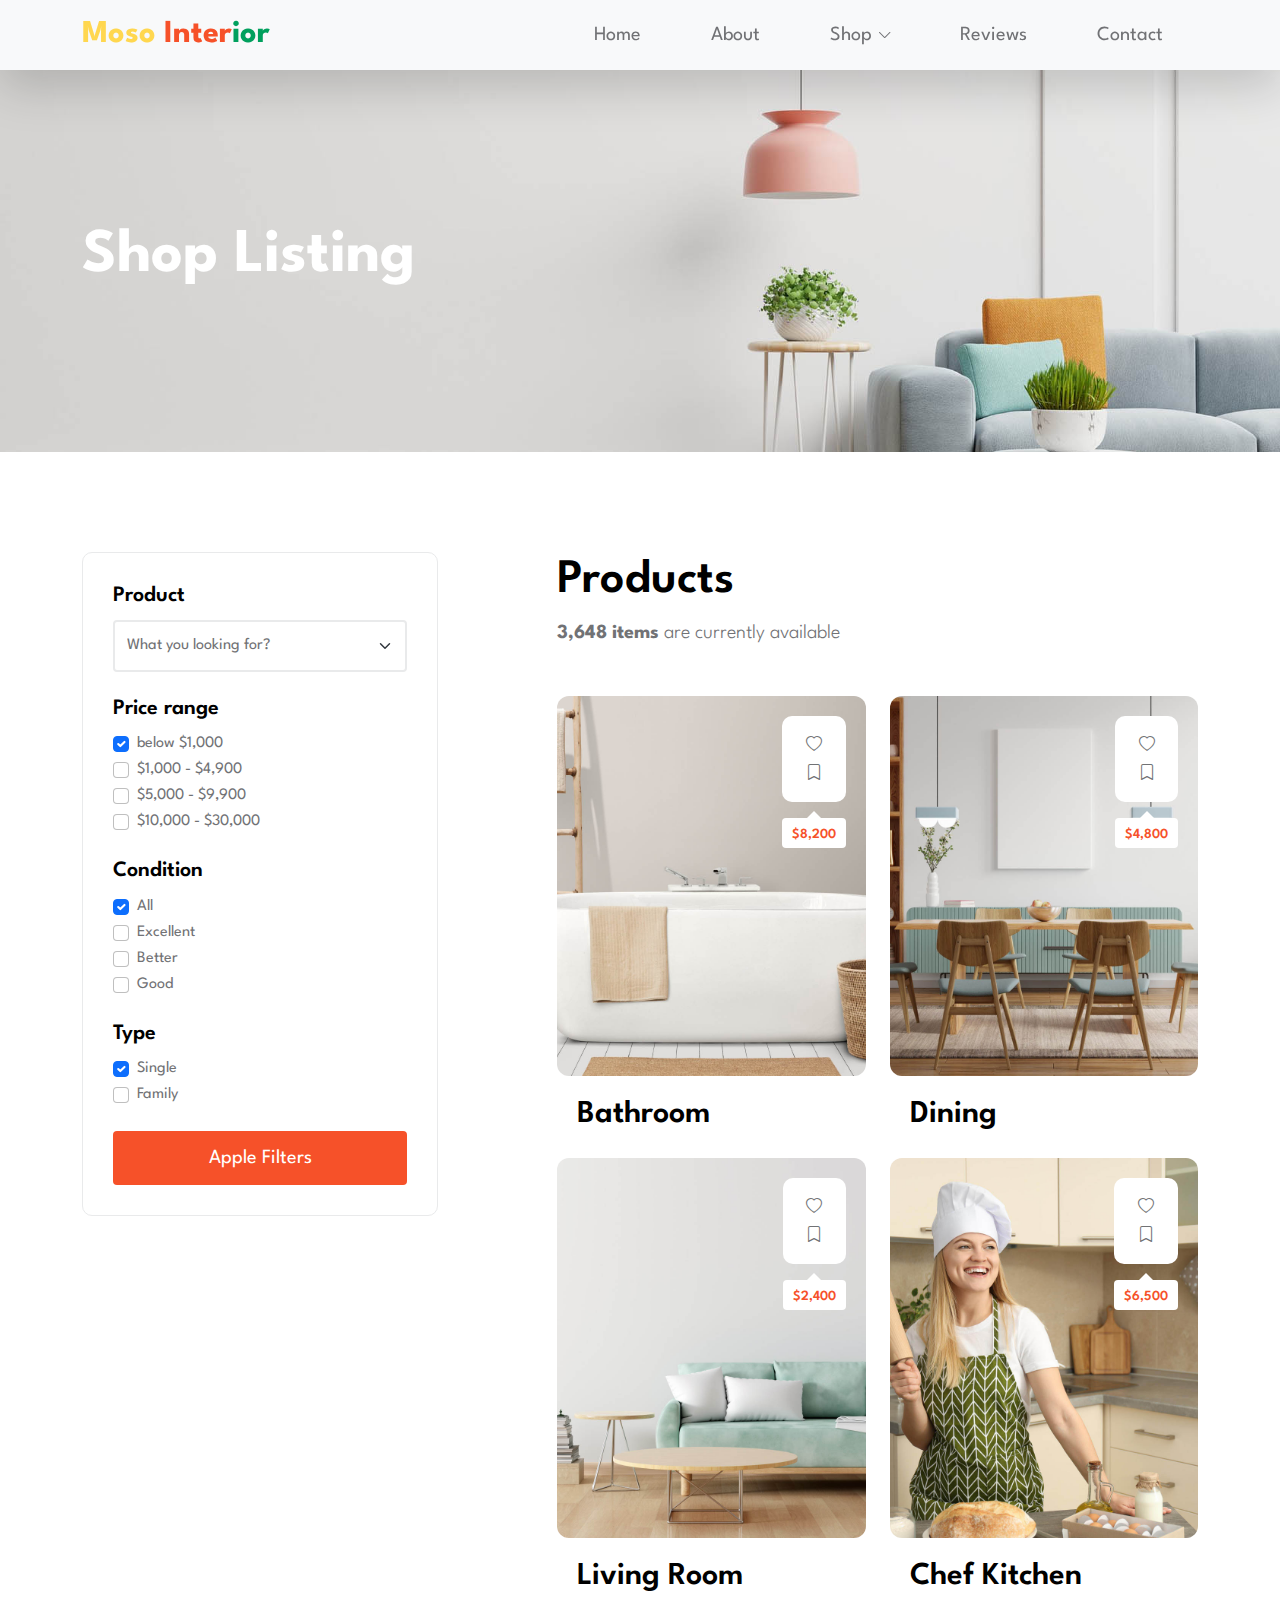
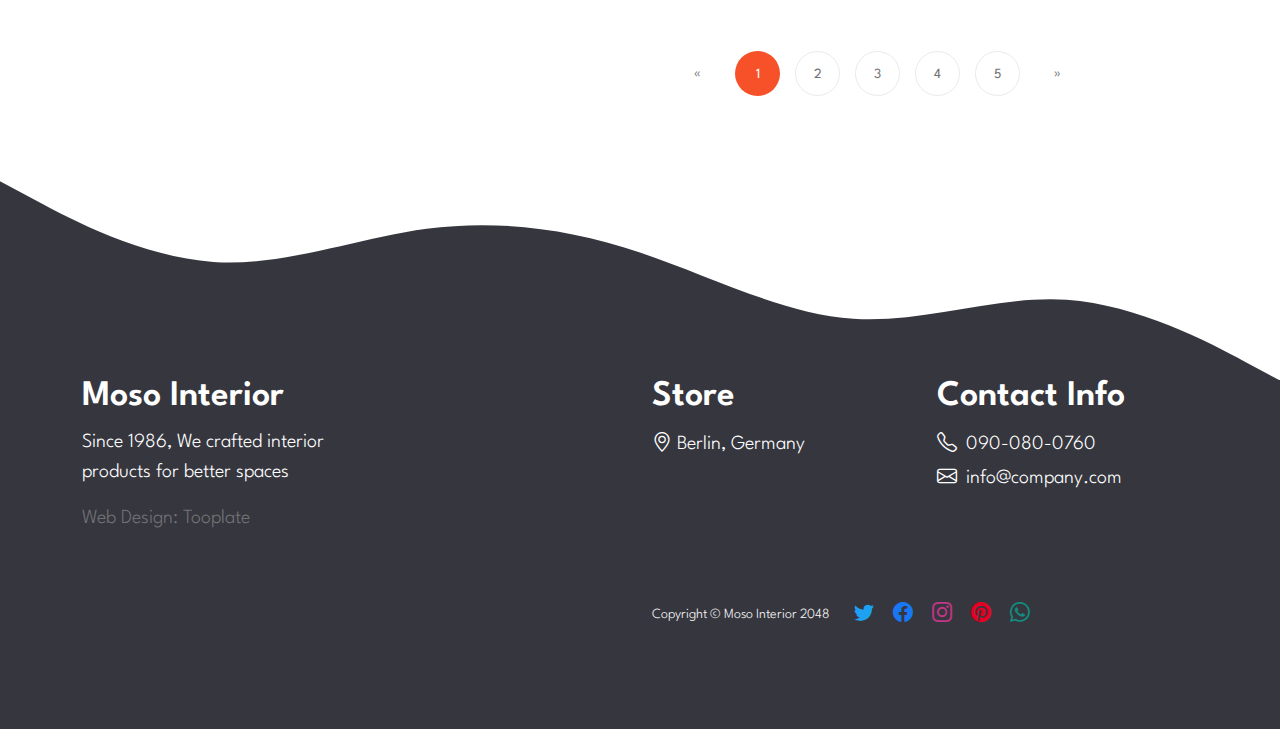
<file: shop-listing.html>
<!doctype html>
<html lang="en">
    <head>
        <meta charset="utf-8">
        <meta name="viewport" content="width=device-width, initial-scale=1">

        <meta name="description" content="">
        <meta name="author" content="Tooplate">

        <title>Moso Interior - Product Listing Page</title>

        <!-- CSS FILES -->
        <link rel="preconnect" href="https://fonts.googleapis.com">
        
        <link rel="preconnect" href="https://fonts.gstatic.com" crossorigin>

        <link href="https://fonts.googleapis.com/css2?family=League+Spartan:wght@100;300;400;600;700&display=swap" rel="stylesheet">

        <link href="css/bootstrap.min.css" rel="stylesheet">

        <link href="css/bootstrap-icons.css" rel="stylesheet">

        <link href="css/owl.carousel.min.css" rel="stylesheet">

        <link href="css/tooplate-moso-interior.css" rel="stylesheet">
<!--

Tooplate 2133 Moso Interior

https://www.tooplate.com/view/2133-moso-interior

Bootstrap 5 HTML CSS Template

-->
    </head>
    
    <body class="shop-listing-page">

        <nav class="navbar navbar-expand-lg bg-light fixed-top shadow-lg">
            <div class="container">
                <a class="navbar-brand" href="index.html">Moso <span class="tooplate-red">Inter</span><span class="tooplate-green">ior</span></a>

                <button class="navbar-toggler" type="button" data-bs-toggle="collapse" data-bs-target="#navbarNav" aria-controls="navbarNav" aria-expanded="false" aria-label="Toggle navigation">
                    <span class="navbar-toggler-icon"></span>
                </button>

                <div class="collapse navbar-collapse" id="navbarNav">
                    <ul class="navbar-nav ms-auto">
                        <li class="nav-item">
                            <a class="nav-link click-scroll" href="index.html#section_1">Home</a>
                        </li>

                        <li class="nav-item">
                            <a class="nav-link click-scroll" href="index.html#section_2">About</a>
                        </li>

                        <li class="nav-item dropdown">
                            <a class="nav-link dropdown-toggle click-scroll" href="index.html#section_3" id="navbarLightDropdownMenuLink" role="button" data-bs-toggle="dropdown" aria-expanded="false">Shop</a>

                            <ul class="dropdown-menu dropdown-menu-light" aria-labelledby="navbarLightDropdownMenuLink">
                                <li><a class="dropdown-item active" href="shop-listing.html">Shop Listing</a></li>

                                <li><a class="dropdown-item" href="shop-detail.html">Shop Detail</a></li>
                            </ul>
                        </li>

                        <li class="nav-item">
                            <a class="nav-link click-scroll" href="index.html#section_4">Reviews</a>
                        </li>

                        <li class="nav-item">
                            <a class="nav-link click-scroll" href="index.html#section_5">Contact</a>
                        </li>
                    </ul>
                </div>
            </div>
        </nav>

        <main>

            <header class="site-header d-flex justify-content-center align-items-center">
                <div class="container">
                    <div class="row">

                        <div class="col-lg-12 col-12">
                            <h1 class="text-white">Shop Listing</h1>
                        </div>

                    </div>
                </div>
            </header>

            <section class="shop-section section-padding">
                <div class="container">
                    <div class="row">

                        <div class="col-lg-4 col-md-5 col-12 me-auto mb-5">
                            <form class="custom-form filter-form" action="#" method="get" role="form">
                                <div class="">
                                    <h6 class="filter-form-small-title">Product</h6>

                                    <select name="looking-for" class="form-select form-control" id="looking-for" aria-label="Default select example">
                                        <option value="0" selected>What you looking for?</option>
                                        <option value="1">Bathroom</option>
                                        <option value="2">Dining</option>
                                        <option value="3">Living Room</option>
                                        <option value="4">Children Bedroom</option>
                                        <option value="5">Kitchen</option>
                                    </select>
                                </div>

                                <div class="mt-4">
                                    <h6 class="filter-form-small-title">Price range</h6>

                                    <div class="form-check">
                                        <input name="price-range[]" type="checkbox" class="form-check-input" id="PriceCheckOne" value="500" checked>
                                        
                                        <label class="form-check-label" for="PriceCheckOne">below $1,000</label>
                                    </div>

                                    <div class="form-check">
                                        <input name="price-range[]" type="checkbox" class="form-check-input" id="PriceCheckTwo" value="1000">
                                        
                                        <label class="form-check-label" for="PriceCheckTwo">$1,000 - $4,900</label>
                                    </div>
                                    
                                    <div class="form-check">
                                        <input name="price-range[]" type="checkbox" class="form-check-input" id="PriceCheckTwo" value="5000">
                                        
                                        <label class="form-check-label" for="PriceCheckTwo">$5,000 - $9,900</label>
                                    </div>

                                    <div class="form-check">
                                        <input name="price-range[]" type="checkbox" class="form-check-input" id="PriceCheckThree" value="10000">
                                        
                                        <label class="form-check-label" for="PriceCheckThree">$10,000 - $30,000</label>
                                    </div>
                                </div>

                                <div class="mt-4">
                                    <h6 class="filter-form-small-title">Condition</h6>

                                    <div class="form-check">
                                        <input name="condition[]" type="checkbox" class="form-check-input" id="ConditionCheckOne" value="all" checked>
                                        
                                        <label class="form-check-label" for="ConditionCheckOne">All</label>
                                    </div>

                                    <div class="form-check">
                                        <input name="condition[]" type="checkbox" class="form-check-input" id="ConditionCheckTwo" value="excellent">
                                        
                                        <label class="form-check-label" for="ConditionCheckTwo">Excellent</label>
                                    </div>

                                    <div class="form-check">
                                        <input name="condition[]" type="checkbox" class="form-check-input" id="ConditionCheckThree" value="better">
                                        
                                        <label class="form-check-label" for="ConditionCheckThree">Better</label>
                                    </div>

                                    <div class="form-check">
                                        <input name="condition[]" type="checkbox" class="form-check-input" id="ConditionCheckFour" value="good">
                                        
                                        <label class="form-check-label" for="ConditionCheckFour">Good</label>
                                    </div>
                                </div>

                                <div class="mt-4">
                                    <h6 class="filter-form-small-title">Type</h6>

                                    <div class="form-check">
                                        <input name="condition[]" type="checkbox" class="form-check-input" id="TypeCheckOne" value="" checked>
                                        
                                        <label class="form-check-label" for="TypeCheckOne">Single</label>
                                    </div>

                                    <div class="form-check">
                                        <input name="condition[]" type="checkbox" class="form-check-input" id="TypeCheckTwo" value="">
                                        
                                        <label class="form-check-label" for="TypeCheckTwo">Family</label>
                                    </div>
                                </div>

                                <div class="mt-4">
                                    <button type="submit" class="form-control">Apple Filters</button>
                                </div>
                            </form>
                        </div>

                        <div class="col-lg-7 col-md-6 col-12">
                            <h2>Products</h2>

                            <p class="mb-5"><strong>3,648 items</strong> are currently available</p>

                            <div class="row">

                                <div class="col-lg-6 col-12">
                                    <div class="shop-thumb">
                                        <div class="shop-image-wrap">
                                            <a href="shop-detail.html">
                                                <img src="images/shop/minimal-bathroom-interior-design-with-wooden-furniture.jpg" class="shop-image img-fluid" alt="">
                                            </a>

                                            <div class="shop-icons-wrap">
                                                <div class="shop-icons d-flex flex-column align-items-center">
                                                    <a href="#" class="shop-icon bi-heart"></a>

                                                    <a href="#" class="shop-icon bi-bookmark"></a>
                                                </div>

                                                <p class="shop-pricing mb-0 mt-3">
                                                    <span class="badge custom-badge">$8,200</span>
                                                </p>
                                            </div>

                                            <div class="shop-btn-wrap">
                                                <a href="shop-detail.html" class="shop-btn custom-btn btn d-flex align-items-center align-items-center">Learn more</a>
                                            </div>
                                        </div>

                                        <div class="shop-body">
                                            <h4>Bathroom</h4>
                                        </div>
                                    </div>
                                </div>

                                <div class="col-lg-6 col-12">
                                    <div class="shop-thumb">
                                        <div class="shop-image-wrap">
                                            <a href="shop-detail.html">
                                                <img src="images/shop/mock-up-poster-modern-dining-room-interior-design-with-white-empty-wall.jpg" class="shop-image img-fluid" alt="">
                                            </a>

                                            <div class="shop-icons-wrap">
                                                <div class="shop-icons d-flex flex-column align-items-center">
                                                    <a href="#" class="shop-icon bi-heart"></a>

                                                    <a href="#" class="shop-icon bi-bookmark"></a>
                                                </div>

                                                <p class="shop-pricing mb-0 mt-3">
                                                    <span class="badge custom-badge">$4,800</span>
                                                </p>
                                            </div>

                                            <div class="shop-btn-wrap">
                                                <a href="shop-detail.html" class="shop-btn custom-btn btn d-flex align-items-center align-items-center">Learn more</a>
                                            </div>
                                        </div>

                                        <div class="shop-body">
                                            <h4>Dining</h4>
                                        </div>
                                    </div>
                                </div>

                                <div class="col-lg-6 col-12">
                                    <div class="shop-thumb">
                                        <div class="shop-image-wrap">
                                            <a href="shop-detail.html">
                                                <img src="images/shop/green-sofa-white-living-room-with-blank-table-mockup.jpg" class="shop-image img-fluid" alt="">
                                            </a>

                                            <div class="shop-icons-wrap">
                                                <div class="shop-icons d-flex flex-column align-items-center">
                                                    <a href="#" class="shop-icon bi-heart"></a>

                                                    <a href="#" class="shop-icon bi-bookmark"></a>
                                                </div>

                                                <p class="shop-pricing mb-0 mt-3">
                                                    <span class="badge custom-badge">$2,400</span>
                                                </p>
                                            </div>

                                            <div class="shop-btn-wrap">
                                                <a href="shop-detail.html" class="shop-btn custom-btn btn d-flex align-items-center align-items-center">Learn more</a>
                                            </div>
                                        </div>

                                        <div class="shop-body">
                                            <h4>Living Room</h4>
                                        </div>
                                    </div>
                                </div>

                                <div class="col-lg-6 col-12">
                                    <div class="shop-thumb">
                                        <div class="shop-image-wrap">
                                            <a href="shop-detail.html">
                                                <img src="images/shop/concept-home-cooking-with-female-chef.jpg" class="shop-image img-fluid" alt="">
                                            </a>

                                            <div class="shop-icons-wrap">
                                                <div class="shop-icons d-flex flex-column align-items-center">
                                                    <a href="#" class="shop-icon bi-heart"></a>

                                                    <a href="#" class="shop-icon bi-bookmark"></a>
                                                </div>

                                                <p class="shop-pricing mb-0 mt-3">
                                                    <span class="badge custom-badge">$6,500</span>
                                                </p>
                                            </div>

                                            <div class="shop-btn-wrap">
                                                <a href="shop-detail.html" class="shop-btn custom-btn btn d-flex align-items-center align-items-center">Learn more</a>
                                            </div>
                                        </div>

                                        <div class="shop-body">
                                            <h4>Chef Kitchen</h4>
                                        </div>
                                    </div>
                                </div>

                                <nav aria-label="Page navigation example">
                                    <ul class="pagination justify-content-center">
                                        <li class="page-item">
                                            <a class="page-link" href="#" aria-label="Previous">
                                                <span aria-hidden="true">&laquo;</span>
                                            </a>
                                        </li>

                                        <li class="page-item active" aria-current="page">
                                            <a class="page-link" href="#">1</a>
                                        </li>
                                        
                                        <li class="page-item">
                                            <a class="page-link" href="#">2</a>
                                        </li>
                                        
                                        <li class="page-item">
                                            <a class="page-link" href="#">3</a>
                                        </li>

                                        <li class="page-item">
                                            <a class="page-link" href="#">4</a>
                                        </li>

                                        <li class="page-item">
                                            <a class="page-link" href="#">5</a>
                                        </li>
                                        
                                        <li class="page-item">
                                            <a class="page-link" href="#" aria-label="Next">
                                                <span aria-hidden="true">&raquo;</span>
                                            </a>
                                        </li>
                                    </ul>
                                </nav>
                            </div>
                        </div>

                    </div>
                </div>
            </section>

            <svg xmlns="http://www.w3.org/2000/svg" viewBox="0 0 1440 320"><path fill="#36363e" fill-opacity="1" d="M0,96L40,117.3C80,139,160,181,240,186.7C320,192,400,160,480,149.3C560,139,640,149,720,176C800,203,880,245,960,250.7C1040,256,1120,224,1200,229.3C1280,235,1360,277,1400,298.7L1440,320L1440,320L1400,320C1360,320,1280,320,1200,320C1120,320,1040,320,960,320C880,320,800,320,720,320C640,320,560,320,480,320C400,320,320,320,240,320C160,320,80,320,40,320L0,320Z"></path></svg>
        </main>

        <footer class="site-footer section-padding">
            <div class="container">
                <div class="row">

                    <div class="col-lg-3 col-md-5 col-12 mb-3">
                        <h3><a href="index.html" class="custom-link mb-1">Moso Interior</a></h3>

                        <p class="text-white">Since 1986, We crafted interior products for better spaces</p>
                        
                        <p class="text-white"><a href="https://www.tooplate.com" target="_parent">Web Design: Tooplate</a></p>
                    </div>

                    <div class="col-lg-3 col-md-3 col-12 ms-lg-auto mb-3">
                        <h3 class="text-white mb-3">Store</h3>

                        <p class="text-white mt-2">
                            <i class="bi-geo-alt"></i>
                            Berlin, Germany
                        </p>
                    </div>

                    <div class="col-lg-3 col-md-4 col-12 mb-3">
                        <h3 class="text-white mb-3">Contact Info</h3>

                            <p class="text-white mb-1">
                                <i class="bi-telephone me-1"></i>

                                <a href="tel: 090-080-0760" class="text-white">
                                    090-080-0760
                                </a>
                            </p>

                            <p class="text-white mb-0">
                                <i class="bi-envelope me-1"></i>

                                <a href="mailto:info@company.com" class="text-white">
                                    info@company.com
                                </a>
                            </p>
                    </div>

                    <div class="col-lg-6 col-md-7 copyright-text-wrap col-12 d-flex flex-wrap align-items-center mt-4 ms-auto">
                        <p class="copyright-text mb-0 me-4">Copyright © Moso Interior 2048</p>

                        <ul class="social-icon">
                            <li class="social-icon-item">
                                <a href="#" class="social-icon-link social-icon-twitter bi-twitter"></a>
                            </li>

                            <li class="social-icon-item">
                                <a href="#" class="social-icon-link social-icon-facebook bi-facebook"></a>
                            </li>

                            <li class="social-icon-item">
                                <a href="#" class="social-icon-link social-icon-instagram bi-instagram"></a>
                            </li>

                            <li class="social-icon-item">
                                <a href="#" class="social-icon-link social-icon-pinterest bi-pinterest"></a>
                            </li>

                            <li class="social-icon-item">
                                <a href="#" class="social-icon-link social-icon-whatsapp bi-whatsapp"></a>
                            </li>
                        </ul>
                    </div>

                </div>
            </div>
        </footer>

        <!-- JAVASCRIPT FILES -->
        <script src="js/jquery.min.js"></script>
        <script src="js/bootstrap.min.js"></script>
        <script src="js/click-scroll.js"></script>
        <script src="js/jquery.backstretch.min.js"></script>
        <script src="js/owl.carousel.min.js"></script>
        <script src="js/custom.js"></script>

    </body>
</html>
</file>
<file: css/tooplate-moso-interior.css>
:root {
  --white-color:                  #ffffff;
  --primary-color:                #ffd74f;
  --secondary-color:              #f65129;
  --section-bg-color:             #f9f9f9;
  --site-footer-bg-color:         #36363e;
  --custom-btn-bg-color:          #00a05d;
  --dark-color:                   #000000;
  --p-color:                      #717275;
  --border-color:                 #e9eaeb;

  --twitter-color:                #1da1f2;
  --facebook-color:               #1877f2;
  --instagram-color:              #c13584;
  --pinterest-color:              #e60023;
  --whatsapp-color:               #128c7e;

  --body-font-family:             'League Spartan', sans-serif;

  --h1-font-size:                 62px;
  --h2-font-size:                 48px;
  --h3-font-size:                 36px;
  --h4-font-size:                 32px;
  --h5-font-size:                 24px;
  --h6-font-size:                 22px;
  --p-font-size:                  20px;
  --btn-font-size:                16px;
  --copyright-font-size:          14px;

  --border-radius-large:          100px;
  --border-radius-medium:         20px;
  --border-radius-small:          10px;

  --font-weight-thin:             100;
  --font-weight-light:            300;
  --font-weight-normal:           400;
  --font-weight-semibold:         600;
  --font-weight-bold:             700;
}

body {
    background-color: var(--white-color);
    font-family: var(--body-font-family); 
    padding-top: 70px;
}

/*---------------------------------------
  TYPOGRAPHY               
-----------------------------------------*/

h2,
h3,
h4,
h5,
h6 {
  color: var(--dark-color);
}

h1,
h2,
h3,
h4,
h5,
h6 {
  font-weight: var(--font-weight-semibold);
}

h1 {
  font-size: var(--h1-font-size);
  font-weight: var(--font-weight-bold);
}

h2 {
  font-size: var(--h2-font-size);
}

h3 {
  font-size: var(--h3-font-size);
}

h4 {
  font-size: var(--h4-font-size);
}

h5 {
  font-size: var(--h5-font-size);
  line-height: normal;
}

h6 {
  font-size: var(--h6-font-size);
}

p {
  color: var(--p-color);
  font-size: var(--p-font-size);
  font-weight: var(--font-weight-light);
}

ul li {
  color: var(--p-color);
  font-size: var(--p-font-size);
  font-weight: var(--font-weight-normal);
}

a, 
button {
  touch-action: manipulation;
  transition: all 0.3s;
}

a {
  color: var(--p-color);
  text-decoration: none;
}

a:hover {
  color: var(--secondary-color);
}

b,
strong {
  font-weight: var(--font-weight-bold);
}

.tooplate-red {
	color: var(--secondary-color);
}
.tooplate-green {
	color: var(--custom-btn-bg-color);
}


/*---------------------------------------
  SECTION               
-----------------------------------------*/
.section-padding {
  padding-top: 100px;
  padding-bottom: 100px;
}

.section-bg {
  background: var(--section-bg-color);
}

.section-small-title {
  color: var(--custom-btn-bg-color);
  font-size: var(--btn-font-size);
  font-weight: var(--font-weight-semibold);
  display: block;
}

.section-overlay {
  background: rgba(0, 0, 0, 0.25);
  position: absolute;
  top: 0;
  left: 0;
  pointer-events: none;
  width: 100%;
  height: 100%;
}

.custom-block {
  background: var(--primary-color);
  border-top: 20px solid var(--secondary-color);
  border-radius: var(--border-radius-medium);
  position: relative;
  overflow: hidden;
  padding: 30px 50px;
}

.featured-custom-block {
  background: var(--border-color);
}

.shop-detail-custom-block {
  background: transparent;
  border-top: 0;
  border-radius: 0;
  padding: 30px;
}

.pagination {
  margin-top: 30px;
  margin-bottom: 0;
}

.page-link {
  border-color: var(--border-color);
  border-radius: var(--border-radius-large);
  color: var(--p-color);
  font-size: var(--copyright-font-size);
  padding: 0;
  width: 45px;
  height: 45px;
  line-height: 45px;
  text-align: center;
  margin-right: 10px;
  margin-left: 10px;
}

.page-item.active .page-link,
.page-link:hover {
  background: var(--secondary-color);
  border-color: transparent;
  color: var(--white-color);
}

.page-item:first-child .page-link,
.page-item:last-child .page-link {
  border: 0;
  border-radius: var(--border-radius-large);
}

.page-item:not(:first-child) .page-link {
  margin-left: 5px;
}


/*---------------------------------------
  CUSTOM LINK               
-----------------------------------------*/
.custom-link {
  color: var(--p-color);
  position: relative;
  overflow: hidden;
  z-index: 1;
  display: inline-block;
  vertical-align: middle;
  transition: all .3s cubic-bezier(.645,.045,.355,1);
  padding-bottom: 2px;
}

.custom-link::after {
  content: "";
  width: 0;
  height: 2px;
  bottom: 0;
  position: absolute;
  left: auto;
  right: 0;
  z-index: -1;
  transition: width .6s cubic-bezier(.25,.8,.25,1) 0s;
  background: currentColor;
}

.custom-link:hover::after {
  width: 100%;
  left: 0;
  right: auto;
}

.custom-link:hover {
  color: var(--primary-color);
}

.custom-link:hover::after {
  background: var(--custom-btn-bg-color);
}


/*---------------------------------------
  CUSTOM BADGE               
-----------------------------------------*/
.custom-badge {
  background: var(--white-color);
  display: inline-block;
  vertical-align: top;
  position: relative;
  color: var(--secondary-color);
  font-size: var(--copyright-font-size);
  font-weight: var(--font-weight-semibold);
  padding: 10px 10px 6px 10px;
}

.custom-badge::before {
  content: "";
  display: block;
  margin: auto;
  width: 0;
  height: 0;
  border-bottom: 7px solid var(--white-color);
  border-right: 7px solid transparent;
  border-left: 7px solid transparent;
  position: absolute;
  top: -7px;
  right: 0;
  left: 0;
}


/*---------------------------------------
  CUSTOM BUTTON               
-----------------------------------------*/
.custom-btn {
  background: var(--custom-btn-bg-color);
  border: 2px solid transparent;
  border-radius: var(--border-radius-large);
  color: var(--white-color);
  font-size: var(--btn-font-size);
  font-weight: var(--font-weight-semibold);
  line-height: normal;
  padding: 15px 20px;
}

.custom-btn:hover {
  background: transparent;
  border-color: var(--custom-btn-bg-color);
  color: var(--custom-btn-bg-color);
}

.custom-border-btn {
  background: transparent;
  border: 2px solid var(--border-color);
  color: var(--white-color);
}

.custom-border-btn:hover {
  background: var(--white-color);
  border-color: var(--white-color);
  color: var(--secondary-color);
}


/*---------------------------------------
  NAVIGATION              
-----------------------------------------*/
.navbar {
  padding-top: 0;
  padding-bottom: 0;
  transition: all 0.3s;
}

.navbar-brand {
  font-size: var(--h4-font-size);
  font-weight: var(--font-weight-bold);
}

.navbar-brand,
.navbar-brand:hover {
  color: var(--primary-color);
}

.navbar-expand-lg .navbar-nav .nav-link {
  margin-right: 0;
  margin-left: 0;
  padding: 20px 35px;
}

.navbar-nav .nav-link {
  display: inline-block;
  color: var(--p-bg-color);
  font-size: var(--menu-font-size);
  font-weight: var(--font-weight-medium);
  position: relative;
  padding-top: 15px;
  padding-bottom: 15px;
}

.navbar-nav .nav-link.active, 
.navbar-nav .nav-link:hover {
  background: var(--primary-color);
  color: var(--white-color);
}

.dropdown-menu {
  border-radius: 0;
  border: 0;
  padding: 0;
}

.dropdown-item {
  border-bottom: 1px solid var(--border-color);
  display: inline-block;
  color: var(--p-bg-color);
  font-size: var(--menu-font-size);
  font-weight: var(--font-weight-medium);
  position: relative;
  padding-top: 10px;
  padding-bottom: 10px;
}

.dropdown-menu li:last-child .dropdown-item {
  border-bottom: 0;
}

.dropdown-item.active, 
.dropdown-item:active,
.dropdown-item:focus, 
.dropdown-item:hover {
  background: var(--primary-color);
  color: var(--white-color);
}

.dropdown-toggle::after {
  content: "\f282";
  display: inline-block;
  font-family: bootstrap-icons !important;
  font-size: var(--copyright-font-size);
  font-style: normal;
  font-weight: normal !important;
  font-variant: normal;
  text-transform: none;
  line-height: 1;
  vertical-align: -.125em;
  -webkit-font-smoothing: antialiased;
  -moz-osx-font-smoothing: grayscale;
  position: relative;
  left: 2px;
  border: 0;
}

@media screen and (min-width: 992px) {
  .dropdown:hover .dropdown-menu {
    display: block;
    margin-top: 0;
  }
}

.navbar-toggler {
  border: 0;
  padding: 0;
  cursor: pointer;
  margin: 0;
  width: 30px;
  height: 35px;
  outline: none;
}

.navbar-toggler:focus {
  outline: none;
  box-shadow: none;
}

.navbar-toggler[aria-expanded="true"] .navbar-toggler-icon {
  background: transparent;
}

.navbar-toggler[aria-expanded="true"] .navbar-toggler-icon:before,
.navbar-toggler[aria-expanded="true"] .navbar-toggler-icon:after {
  transition: top 300ms 50ms ease, -webkit-transform 300ms 350ms ease;
  transition: top 300ms 50ms ease, transform 300ms 350ms ease;
  transition: top 300ms 50ms ease, transform 300ms 350ms ease, -webkit-transform 300ms 350ms ease;
  top: 0;
}

.navbar-toggler[aria-expanded="true"] .navbar-toggler-icon:before {
  transform: rotate(45deg);
}

.navbar-toggler[aria-expanded="true"] .navbar-toggler-icon:after {
  transform: rotate(-45deg);
}

.navbar-toggler .navbar-toggler-icon {
  background: var(--dark-color);
  transition: background 10ms 300ms ease;
  display: block;
  width: 30px;
  height: 2px;
  position: relative;
}

.navbar-toggler .navbar-toggler-icon:before,
.navbar-toggler .navbar-toggler-icon:after {
  transition: top 300ms 350ms ease, -webkit-transform 300ms 50ms ease;
  transition: top 300ms 350ms ease, transform 300ms 50ms ease;
  transition: top 300ms 350ms ease, transform 300ms 50ms ease, -webkit-transform 300ms 50ms ease;
  position: absolute;
  right: 0;
  left: 0;
  background: var(--dark-color);
  width: 30px;
  height: 2px;
  content: '';
}

.navbar-toggler .navbar-toggler-icon::before {
  top: -8px;
}

.navbar-toggler .navbar-toggler-icon::after {
  top: 8px;
}


/*---------------------------------------
  SITE HEADER              
-----------------------------------------*/
.site-header {
  background-image: url('../images/empty-living-room-with-blue-sofa-plants-table-empty-white-wall-background-3d-rendering.jpg');
  background-repeat: no-repeat;
  background-position: center;
  background-size: cover;
  padding-top: 150px;
  padding-bottom: 150px;
}


/*---------------------------------------
  HERO              
-----------------------------------------*/
.hero-section {
  position: relative;
  padding-top: 150px;
  padding-bottom: 150px;
  min-height: 580px;
}

@media screen and (min-width: 991px) {
  .hero-section {
    height: calc(100vh - 70px);
  }
}

.hero-form {
  background: var(--white-color);
  border-radius: var(--border-radius-small);
  padding: 40px;
  padding-bottom: 16px;
}

.hero-icon,
.contact-icon {
  color: var(--secondary-color);
}

.hero-btn {
  position: absolute;
  bottom: 0;
  right: 0;
  left: 0;
  margin: 60px auto;
}

.hero-btn-link {
  background: var(--primary-color);
  border-radius: var(--border-radius-large);
  color: var(--white-color);
  font-size: var(--h4-font-size);
  width: 64px;
  height: 64px;
  line-height: 68px;
  text-align: center;
}

.hero-btn-link:hover {
  background: var(--secondary-color);
  color: var(--white-color);
}


/*---------------------------------------
  ABOUT              
-----------------------------------------*/
.about-section {
  padding-top: 150px;
  padding-bottom: 150px;
}

.about-image {
  display: block;
  border-radius: 100%;
  width: 350px;
  height: 350px;
  object-fit: cover;
}

.about-image-small {
  display: block;
  margin: auto;
  width: 250px;
  height: 250px;
}

/*---------------------------------------
  FEATURED              
-----------------------------------------*/
.featured-section {
  background-image: url('../images/shop.jpg');
  background-repeat: no-repeat;
  background-position: center;
  background-size: cover;
}

.featured-icon {
  font-size: var(--h5-font-size);
}


/*---------------------------------------
  REVIEWS              
-----------------------------------------*/
.reviews-section {
  background: var(--section-bg-color);
}

.reviews-carousel .owl-item img,
.avatar-image {
  border-radius: var(--border-radius-large);
  width: 50px;
  height: 50px;
  object-fit: cover;
}

.reviews-carousel .owl-nav {
  position: absolute;
  top: -100px;
  right: 0;
}

.reviews-carousel .owl-nav button.owl-next, 
.reviews-carousel .owl-nav button.owl-prev {
  background: var(--white-color);
  border-radius: var(--border-radius-large);
  width: 60px;
  height: 60px;
  margin: 5px;
  transition: all 0.5s;
}

.reviews-carousel .owl-nav button.owl-next:hover, 
.reviews-carousel .owl-nav button.owl-prev:hover {
  background: var(--secondary-color);
}

.reviews-carousel .owl-prev:hover span::before, 
.reviews-carousel .owl-next:hover span::before {
  color: var(--white-color);
}

.reviews-carousel .owl-prev span, 
.reviews-carousel .owl-next span {
  display: block;
  color: transparent;
  width: 60px;
  height: 60px;
  line-height: 60px;
}

.reviews-carousel .owl-prev span::before, 
.reviews-carousel .owl-next span::before {
  font-family: bootstrap-icons;
  display: block;
  font-size: var(--h4-font-size);
  color: var(--secondary-color);
}

.reviews-carousel .owl-prev span::before {
  content: "\f12f";
}

.reviews-carousel .owl-next span::before {
  content: "\f138";
}

.reviews-thumb {
  background: var(--white-color);
  border-radius: var(--border-radius-medium);
  position: relative;
  overflow: hidden;
}

.reviews-body {
  padding: 50px 40px;
}

.reviews-bottom {
  background: var(--secondary-color);
  background: linear-gradient(180deg, rgba(246,81,41,1) 0%, rgba(255,190,140,1) 100%);
  position: relative;
  padding: 10px 36px;
}

.reviews-bottom-up::before {
  content: "";
  display: block;
  margin: auto;
  width: 0;
  height: 0;
  border-bottom: 22px solid var(--secondary-color);
  border-left: 24px solid transparent;
  border-right: 24px solid transparent;
  position: absolute;
  top: -20px;
  left: 36px;
}

.bi-star-fill {
  color: var(--primary-color);
}

.reviews-section .custom-btn {
  background: var(--facebook-color);
}

.reviews-section .custom-btn:hover {
  background: transparent;
  border-color: var(--facebook-color);
  color: var(--facebook-color);
}

.reviews-bottom small {
  font-size: var(--btn-font-size);
  font-weight: var(--font-weight-normal);
}


/*---------------------------------------
  SHOP              
-----------------------------------------*/
.shop-section {
  background: var(--white-color);
}

.shop-listing-page .shop-section {
  padding-bottom: 0;
}

.shop-thumb {
  margin-bottom: 24px;
}

.shop-image-wrap {
  position: relative;
}

.shop-image-wrap:hover .shop-btn-wrap {
  opacity: 1;
}

.shop-icons-wrap {
  position: absolute;
  top: 0;
  right: 0;
  margin: 20px;
}

.shop-icons {
  background: var(--white-color);
  border-radius: var(--border-radius-small);
  padding: 20px 15px;
}

.shop-icon {
  line-height: normal;
  margin-bottom: 10px;
}

.shop-icon:last-child {
  margin-bottom: 0;
}

.shop-pricing-text {
  color: var(--secondary-color);
}

.shop-condition-text {
  color: var(--custom-btn-bg-color);
}

.shop-image {
  display: block;
  border-radius: var(--border-radius-medium);
}

.shop-body {
  padding: 20px;
  padding-bottom: 0;
}

.shop-btn-wrap {
  position: absolute;
  top: 50%;
  left: 50%;
  transform: translate(-50%, -50%);
  opacity: 0;
  transition: all 0.5s;
}

.shop-btn {
  background: var(--primary-color);
  font-size: var(--copyright-font-size);
  width: 100px;
  height: 100px;
  text-transform: uppercase;
}

.shop-btn:hover {
  border-color: transparent;
  background: var(--secondary-color);
  color: var(--white-color);
}

.shop-detail-bar {
  padding: 20px;
}

.shop-listing-page .navbar-nav .nav-link.active,
.shop-detail-page .navbar-nav .nav-link.active {
  background: transparent;
  color: var(--p-color);
}

.shop-listing-page .navbar-nav .nav-link.active:hover,
.shop-detail-page .navbar-nav .nav-link.active:hover {
  background: var(--primary-color);
  color: var(--white-color);
}


/*---------------------------------------
  CONTACT               
-----------------------------------------*/
.contact-section {
  background: var(--white-color);
}

.contact-form {
  background: var(--section-bg-color);
  border-radius: var(--border-radius-medium);
  padding: 50px;
}

.contact-form label {
  font-weight: var(--font-weight-semibold);
}

.google-map {
  display: block;
  border-radius: var(--border-radius-medium);
}


/*---------------------------------------
  CUSTOM FORM               
-----------------------------------------*/
.custom-form .input-group {
  background-color: var(--white-color);
  border: 2px solid var(--border-color);
  border-radius: .25rem;
  margin-bottom: 24px;
  padding-left: 20px;
}

.custom-form .textarea-group label {
  margin-top: 13px;
}

.custom-form label {
  margin-right: 10px;
  margin-bottom: 0;
}

.custom-form .form-control {
  background-color: var(--white-color);
  box-shadow: none;
  border: 0;
  color: var(--p-color);
  padding-top: 12px;
  padding-bottom: 12px;
  outline: none;
}

.custom-form .form-control:hover,
.custom-form .form-control:focus {
  border-color: var(--secondary-color);
}

.custom-form button[type="submit"] {
  background: var(--secondary-color);
  border: none;
  color: var(--white-color);
  font-size: var(--p-font-size);
  font-weight: var(--font-weight-normal);
  transition: all 0.3s;
  margin-bottom: 0;
}

.custom-form button[type="submit"]:hover,
.custom-form button[type="submit"]:focus {
  background: var(--primary-color);
  border-color: transparent;
}


/*---------------------------------------
  FILTER FORM              
-----------------------------------------*/
.filter-form {
  border: 1px solid var(--border-color);
  border-radius: var(--border-radius-small);
  padding: 30px;
}

.filter-form-small-title {
  display: block;
  margin-bottom: 10px;
}

.filter-form .form-select {
  border: 2px solid var(--border-color);
}

.filter-form .form-check-label {
  color: var(--p-color);
}


/*---------------------------------------
  SITE FOOTER              
-----------------------------------------*/
.site-footer {
  background: var(--site-footer-bg-color);
  padding-top: 0;
}

.site-footer h3 {
  line-height: normal;
}

.site-footer h3 .custom-link,
.site-footer .social-icon-link:hover {
  color: var(--white-color);
}

.site-footer h3 .custom-link:hover {
  color: var(--primary-color);
}

.copyright-text {
  color: var(--section-bg-color);
  font-size: var(--copyright-font-size);
  margin-top: 10px;
}

.site-footer .social-icon-link {
  margin-top: 10px;
}


/*---------------------------------------
  SOCIAL ICON               
-----------------------------------------*/
.social-icon {
  margin: 0;
  padding: 0;
}

.social-icon-item {
  list-style: none;
  display: inline-block;
  vertical-align: top;
}

.social-icon-link {
  color: var(--p-color);
  font-size: var(--p-font-size);
  display: block;
  margin-right: 15px;
  text-align: center;
}

.social-icon-link:hover {
  color: var(--secondary-color);
}

.social-icon-twitter {
  color: var(--twitter-color);
}

.social-icon-facebook {
  color: var(--facebook-color);
}

.social-icon-instagram {
  color: var(--instagram-color);
}

.social-icon-pinterest {
  color: var(--pinterest-color);
}

.social-icon-whatsapp {
  color: var(--whatsapp-color);
}

.navbar-logo {
    height: 40px;
    width: 40px;
    object-fit: cover;
    border-radius: 50%;
    vertical-align: middle;
}

.shop-image {
    width: 520px;  
    height: 380px;
    object-fit: cover;
    border-radius: 12px;
    display: block;
    margin-left: auto;
    margin-right: auto;
}

.shop-image:hover {
    transform: scale(1.05);
    transition: transform 0.3s ease;
}

.product-img {
  height: 300px;
  object-fit: fill;
  border-radius: 8px;
  transition: transform 0.3s ease;
}

.product-img:hover {
  transform: scale(1.05);
}

/*---------------------------------------
  RESPONSIVE STYLES               
-----------------------------------------*/
@media screen and (max-width: 991px) {
  h1 {
    font-size: 48px;
  }

  h2 {
    font-size: 36px;
  }

  h3 {
    font-size: 32px;
  }

  h4 {
    font-size: 28px;
  }

  h5 {
    font-size: 20px;
  }

  h6 {
    font-size: 18px;
  }

  .section-padding {
    padding-top: 50px;
    padding-bottom: 50px;
  }

  .hero-form {
    padding-bottom: 40px;
  }

  .page-link {
    font-size: 12px;
    width: 40px;
    height: 40px;
    line-height: 40px;
    margin-right: 5px;
    margin-left: 5px;
  }

  .navbar {
    padding-top: 6px;
    padding-bottom: 6px;
  }

  .navbar-expand-lg .navbar-nav .nav-link {
    text-align: center;
    padding: 15px 30px;
    min-width: 125px;
  }

  .about-section {
    padding-top: 75px;
    padding-bottom: 75px;
  }

  .about-image {
    width: 260px;
    height: 260px;
  }

  .about-image-small {
    width: 180px;
    height: 180px;
  }

  .custom-block,
  .contact-form {
    padding: 30px;
  }

  .reviews-thumb {
    margin-bottom: 24px;
  }

  .reviews-body {
    padding: 40px 30px;
  }

  .card-title {
    color: #fff !important;
  }
}

@media screen and (max-width: 580px) {
  .site-footer {
    text-align: center;
  }

  .card-title {
    color: #fff !important;
  }
}

@media screen and (max-width: 480px) {
  h1 {
    font-size: 40px;
  }

  h2 {
    font-size: 28px;
  }

  h3 {
    font-size: 26px;
  }

  h4 {
    font-size: 22px;
  }

  h5 {
    font-size: 20px;
  }

  .page-link {
    width: 35px;
    height: 35px;
    line-height: 35px;
  }

  .about-image {
    width: 205px;
    height: 205px;
  }

  .about-image-small {
    width: 145px;
    height: 145px;
  }

  .copyright-text-wrap {
    justify-content: center;
  }

  .card-title {
    color: #fff !important;
  }
}
</file>
